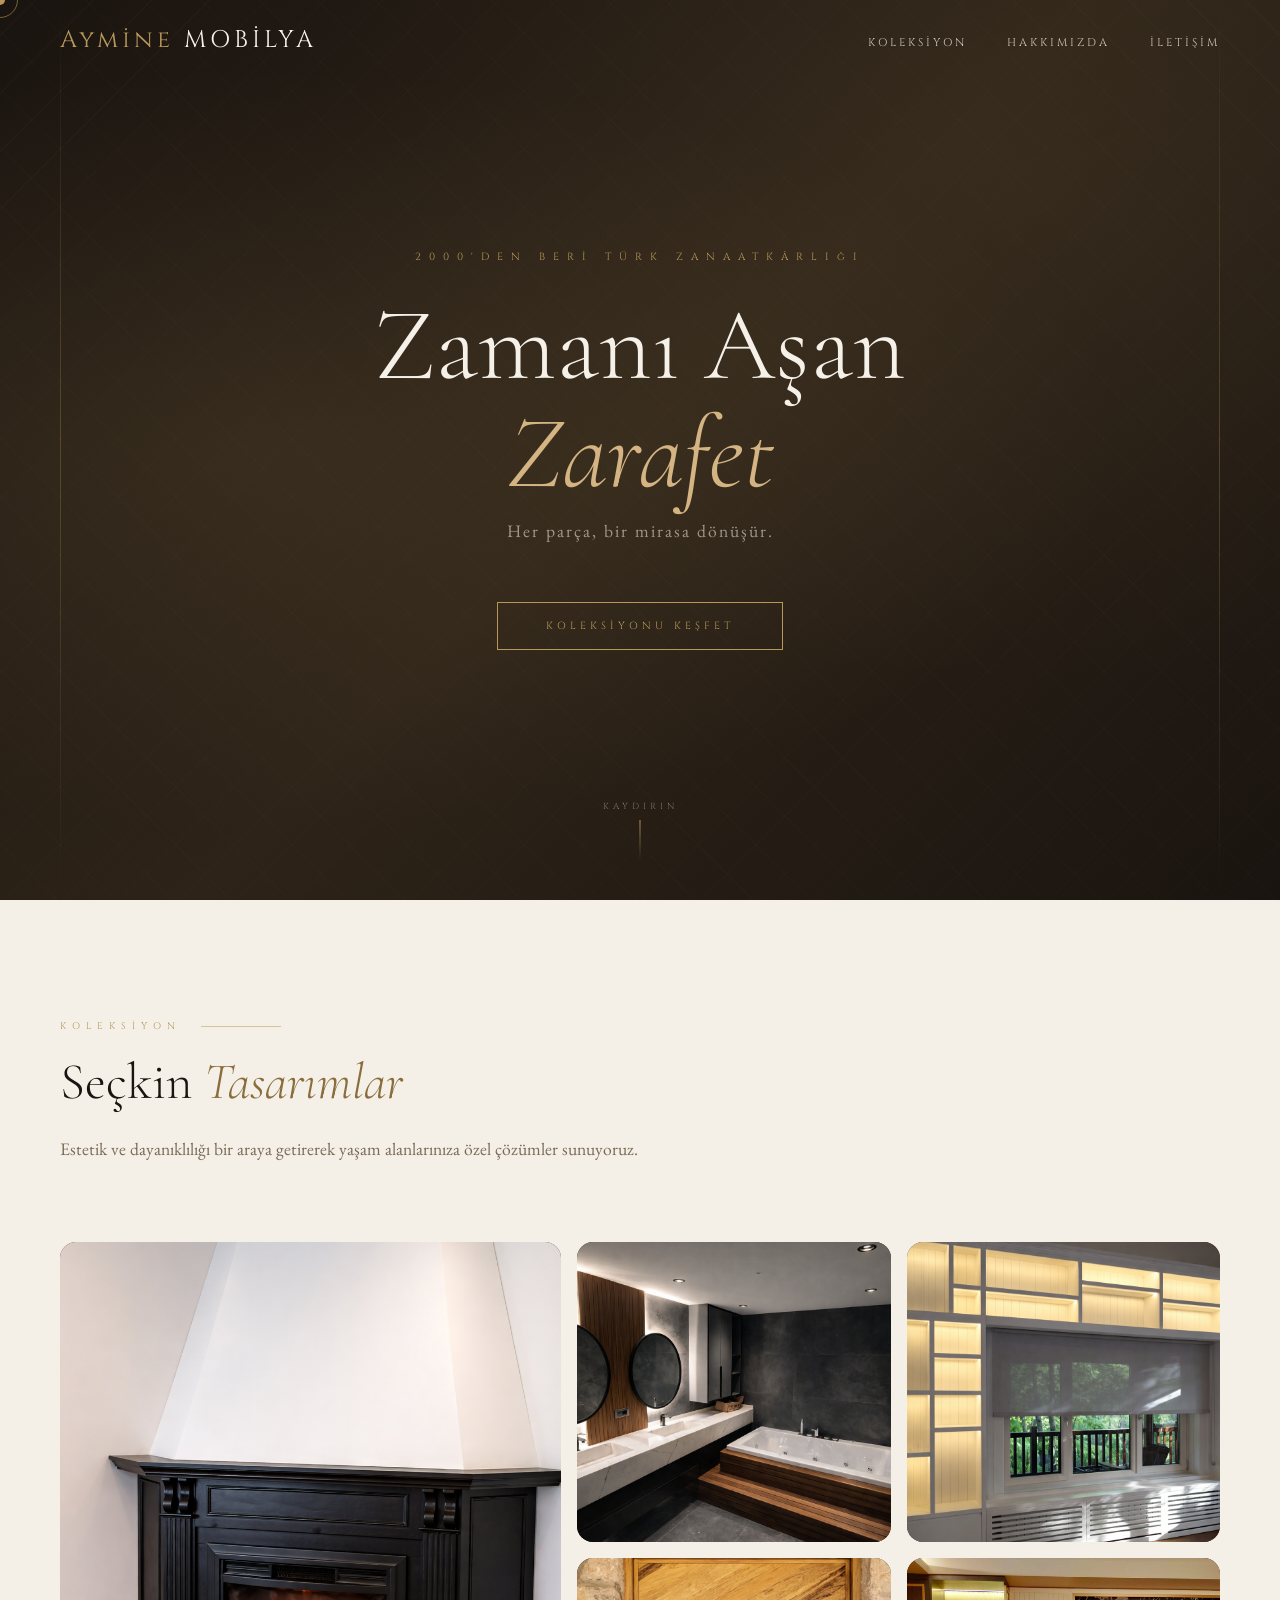
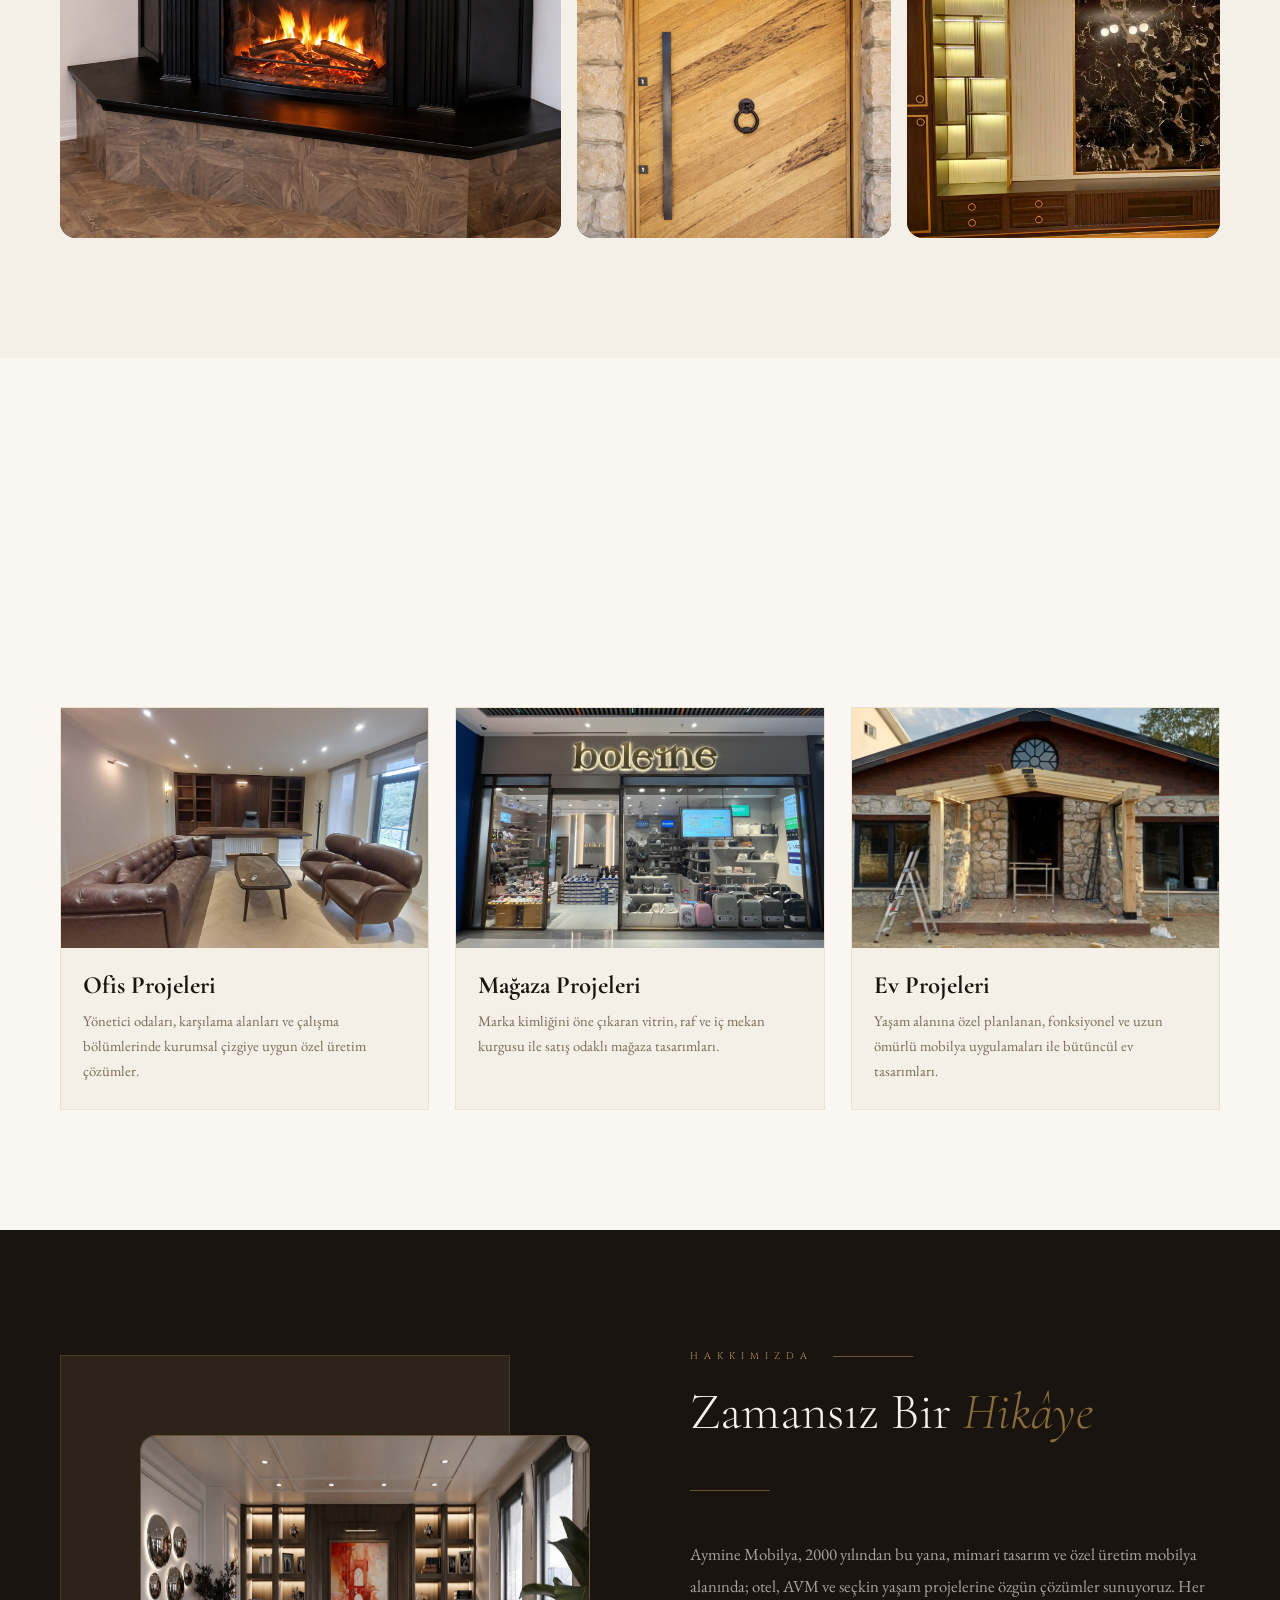
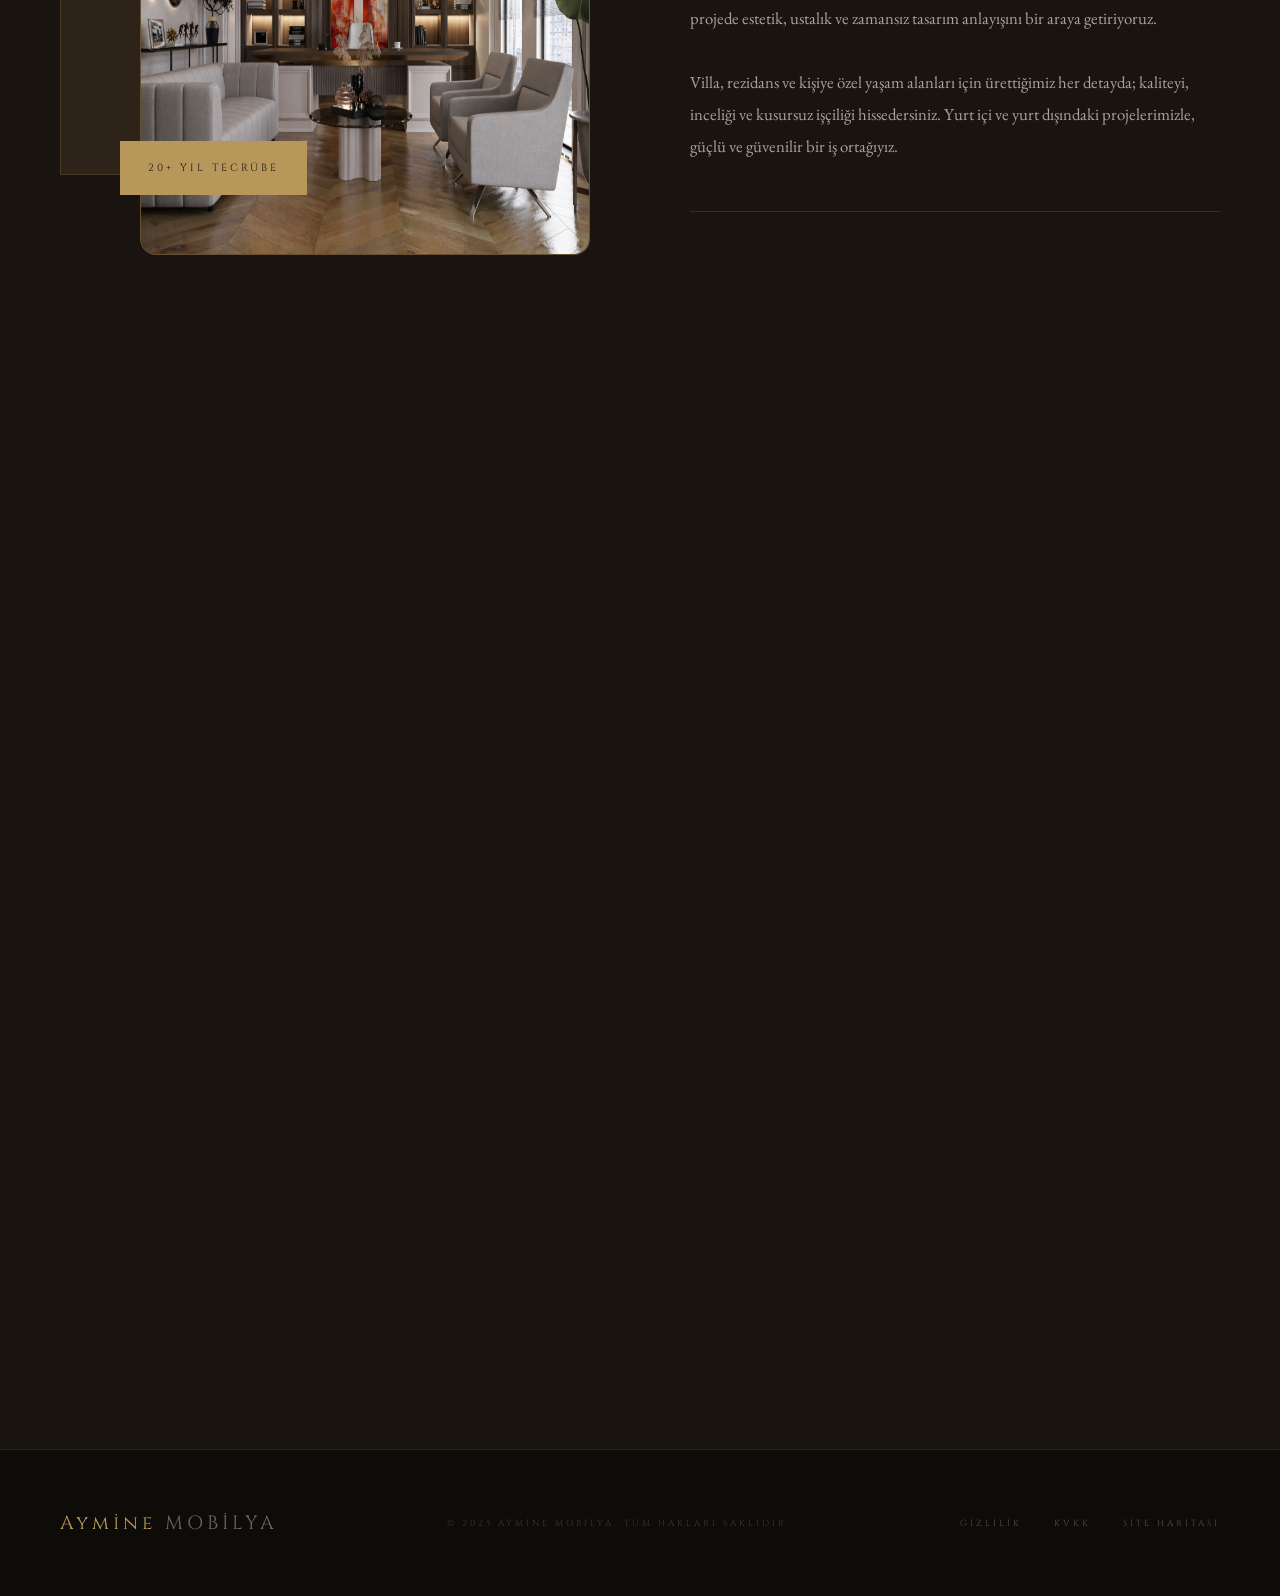
<file: mobilya site/mobilya site/index.html>
<!DOCTYPE html>
<html lang="tr">
<head>
  <meta charset="UTF-8" />
  <meta name="viewport" content="width=device-width, initial-scale=1.0"/>
  <title>Aymine Mobilya — Zamansız Zarafet</title>
  <link href="https://fonts.googleapis.com/css2?family=Cormorant+Garamond:ital,wght@0,300;0,400;0,600;1,300;1,400&family=Cinzel:wght@400;600&family=EB+Garamond:ital,wght@0,400;1,400&display=swap" rel="stylesheet"/>
  <link rel="stylesheet" href="style.css">
  <style>
    *, *::before, *::after { margin: 0; padding: 0; box-sizing: border-box; }

    :root {
      --gold: #b8975a; --gold-light: #d4b483; --gold-dark: #8a6d3b;
      --cream: lab(94.97% 0.31 4.44); --warm-white: #faf7f2;
      --dark: #1a1410; --dark-mid: #2d2318;
      --text: #3a2e22; --text-light: #7a6a55;
    }
    body.light-theme {
      --dark: #ede6d8; --dark-mid: #ddd4c2;
      --warm-white: #faf7f2; --text: #1a1410; --text-light: #5a4a35;
    }
    html { scroll-behavior: smooth; }
    body { font-family: 'EB Garamond', serif; background: var(--warm-white); color: var(--text); overflow-x: hidden; cursor: none; }

    .cursor { position: fixed; width: 10px; height: 10px; background: var(--gold); border-radius: 50%; pointer-events: none; z-index: 9999; transform: translate(-50%,-50%); transition: transform 0.1s; }
    .cursor-ring { position: fixed; width: 36px; height: 36px; border: 1px solid var(--gold); border-radius: 50%; pointer-events: none; z-index: 9998; transform: translate(-50%,-50%); transition: all 0.15s; opacity: 0.6; }
    ::-webkit-scrollbar { width: 4px; }
    ::-webkit-scrollbar-track { background: var(--cream); }
    ::-webkit-scrollbar-thumb { background: var(--gold); }

    /* FLOATING BUTTONS */
    .float-btns { position: fixed; bottom: 28px; right: 28px; z-index: 200; display: flex; flex-direction: column; gap: 12px; align-items: center; }
    .whatsapp-btn { background: #25D366; width: 56px; height: 56px; border-radius: 50%; display: flex; align-items: center; justify-content: center; text-decoration: none; font-size: 1.6rem; box-shadow: 0 4px 20px rgba(37,211,102,0.4); transition: transform 0.3s, box-shadow 0.3s; animation: waPulse 2.5s infinite; }
    .whatsapp-btn:hover { transform: scale(1.1); box-shadow: 0 6px 32px rgba(37,211,102,0.6); animation: none; }
    @keyframes waPulse { 0%,100%{box-shadow:0 4px 20px rgba(37,211,102,0.4)} 50%{box-shadow:0 4px 32px rgba(37,211,102,0.7)} }
    .theme-toggle { background: var(--gold); width: 48px; height: 48px; border-radius: 50%; border: none; display: flex; align-items: center; justify-content: center; font-size: 1.2rem; cursor: pointer; box-shadow: 0 4px 20px rgba(184,151,90,0.4); transition: transform 0.3s; }
    .theme-toggle:hover { transform: scale(1.1); }

    /* NAV */
    nav { position: fixed; top: 0; left: 0; right: 0; z-index: 100; display: flex; align-items: center; justify-content: space-between; padding: 24px 60px; transition: background 0.4s, padding 0.4s; }
    nav.scrolled { background: rgba(26,20,16,0.96); padding: 16px 60px; backdrop-filter: blur(10px); }
    .nav-logo { font-family: 'Cinzel', serif; font-size: 1.5rem; letter-spacing: 4px; color: var(--gold); text-decoration: none; }
    .nav-logo span { color: #f5f0e8; }
    .nav-links { display: flex; gap: 40px; list-style: none; }
    .nav-links a { font-family: 'Cinzel', serif; font-size: 0.7rem; letter-spacing: 3px; color: #f5f0e8; text-decoration: none; opacity: 0.8; transition: opacity 0.3s, color 0.3s; }
    .nav-links a:hover { opacity: 1; color: var(--gold); }

    /* HERO */
    .hero { position: relative; height: 100vh; display: flex; align-items: center; justify-content: center; overflow: hidden; background: #1a1410; }
    .hero-bg { position: absolute; inset: 0; background: radial-gradient(ellipse at 20% 50%, rgba(184,151,90,0.12) 0%, transparent 60%), radial-gradient(ellipse at 80% 20%, rgba(184,151,90,0.08) 0%, transparent 50%), linear-gradient(135deg, #1a1410 0%, #2d2318 50%, #1a1410 100%); }
    .hero-pattern { position: absolute; inset: 0; background-image: repeating-linear-gradient(45deg, transparent, transparent 40px, rgba(184,151,90,0.03) 40px, rgba(184,151,90,0.03) 41px), repeating-linear-gradient(-45deg, transparent, transparent 40px, rgba(184,151,90,0.03) 40px, rgba(184,151,90,0.03) 41px); }
    .hero-line-left { position: absolute; left: 60px; top: 0; bottom: 0; width: 1px; background: linear-gradient(to bottom, transparent, var(--gold), transparent); opacity: 0.3; }
    .hero-line-right { position: absolute; right: 60px; top: 0; bottom: 0; width: 1px; background: linear-gradient(to bottom, transparent, var(--gold), transparent); opacity: 0.3; }
    .hero-content { position: relative; z-index: 2; text-align: center; }
    @keyframes heroFadeIn { from{opacity:0;transform:translateY(30px)} to{opacity:1;transform:translateY(0)} }
    .hero-eyebrow { font-family: 'Cinzel', serif; font-size: 0.65rem; letter-spacing: 8px; color: var(--gold); margin-bottom: 28px; opacity: 0; animation: heroFadeIn 1s ease 0.3s forwards; }
    .hero-title { font-family: 'Cormorant Garamond', serif; font-size: clamp(3.5rem,8vw,7rem); font-weight: 300; line-height: 1.05; color: #f5f0e8; margin-bottom: 12px; opacity: 0; animation: heroFadeIn 1s ease 0.6s forwards; }
    .hero-title em { font-style: italic; color: var(--gold-light); }
    .hero-subtitle { font-size: 1.1rem; color: rgba(245,240,232,0.55); letter-spacing: 2px; margin-bottom: 60px; opacity: 0; animation: heroFadeIn 1s ease 0.9s forwards; }
    .hero-cta { display: inline-block; font-family: 'Cinzel', serif; font-size: 0.65rem; letter-spacing: 4px; color: var(--gold); text-decoration: none; border: 1px solid var(--gold); padding: 16px 48px; transition: all 0.4s; opacity: 0; animation: heroFadeIn 1s ease 1.2s forwards; }
    .hero-cta:hover { background: var(--gold); color: #1a1410; }
    .hero-scroll { position: absolute; bottom: 40px; left: 50%; transform: translateX(-50%); display: flex; flex-direction: column; align-items: center; gap: 8px; color: rgba(245,240,232,0.4); font-family: 'Cinzel', serif; font-size: 0.55rem; letter-spacing: 4px; animation: bounce 2s infinite; }
    @keyframes bounce { 0%,100%{transform:translateX(-50%) translateY(0)} 50%{transform:translateX(-50%) translateY(8px)} }
    .hero-scroll::after { content:''; width:1px; height:40px; background: linear-gradient(to bottom, var(--gold), transparent); }

    /* COMMON */
    section { padding: 120px 60px; }
    .section-eyebrow { font-family: 'Cinzel', serif; font-size: 0.6rem; letter-spacing: 6px; color: var(--gold); display: flex; align-items: center; gap: 20px; margin-bottom: 20px; }
    .section-eyebrow::after { content:''; flex:1; max-width:80px; height:1px; background:var(--gold); opacity:0.5; }
    .section-title { font-family: 'Cormorant Garamond', serif; font-size: clamp(2.2rem,4vw,3.5rem); font-weight: 300; line-height: 1.15; color: var(--dark); margin-bottom: 24px; }
    .section-title em { font-style: italic; color: var(--gold-dark); }
    .gold-divider { width: 80px; height: 1px; background: var(--gold); margin: 48px 0; opacity: 0.5; }
    .fade-up { opacity: 0; transform: translateY(40px); transition: opacity 0.8s ease, transform 0.8s ease; }
    .fade-up.visible { opacity: 1; transform: translateY(0); }

    /* GALLERY */
    .gallery-section { background: var(--cream); padding: 120px 60px; }
    .gallery-header { max-width: 600px; margin-bottom: 80px; }
    .gallery-grid { display: grid; grid-template-columns: 1.6fr 1fr 1fr; grid-template-rows: 300px 280px; gap: 16px; }
    .gallery-item { position: relative; overflow: hidden; }
    .gallery-item:first-child { grid-row: 1/3; }
    .gallery-item-inner { width:100%; height:100%; display:flex; align-items:center; justify-content:center; transition:transform 0.6s; }
    .gallery-item:hover .gallery-item-inner { transform: scale(1.05); }
    .gallery-overlay { position:absolute; inset:0; background:linear-gradient(to top, rgba(26,20,16,0.85) 0%, transparent 60%); opacity:0; transition:opacity 0.4s; display:flex; align-items:flex-end; padding:28px; }
    .gallery-item:hover .gallery-overlay { opacity: 1; }
    .gallery-overlay-text { font-family:'Cormorant Garamond',serif; font-size:1.2rem; font-style:italic; color:#f5f0e8; }
    .f1{background:linear-gradient(135deg,#3d2e1e,#2a1f12)} .f2{background:linear-gradient(135deg,#2a1f12,#4a3520)} .f3{background:linear-gradient(135deg,#4a3520,#3d2e1e)} .f4{background:linear-gradient(135deg,#2d2318,#3d2e1e)} .f5{background:linear-gradient(135deg,#3d2e1e,#2a1f12)}
    .fi { font-size:5rem; filter:drop-shadow(0 8px 24px rgba(0,0,0,0.5)); }

    /* ABOUT */
    .about-section { background: var(--dark); display:grid; grid-template-columns:1fr 1fr; gap:100px; align-items:center; }
    .about-visual { position:relative; height:500px; }
    .about-card { position:absolute; background:var(--dark-mid); border:1px solid rgba(184,151,90,0.2); display:flex; align-items:center; justify-content:center; }
    .about-card-1 { inset:0 80px 80px 0; }
    .about-card-2 { inset:80px 0 0 80px; border-color:rgba(184,151,90,0.4); }
    .about-badge { position:absolute; bottom:60px; left:60px; background:var(--gold); color:#1a1410; padding:20px 28px; font-family:'Cinzel',serif; font-size:0.65rem; letter-spacing:3px; z-index:10; }
    .about-text { font-size:1.05rem; line-height:1.9; color:rgba(245,240,232,0.65); margin-bottom:32px; }
    .about-stats { display:flex; gap:48px; margin-top:48px; padding-top:48px; border-top:1px solid rgba(184,151,90,0.2); }
    .stat-num { font-family:'Cormorant Garamond',serif; font-size:3rem; font-weight:300; color:var(--gold); line-height:1; }
    .stat-label { font-family:'Cinzel',serif; font-size:0.6rem; letter-spacing:3px; color:rgba(245,240,232,0.4); margin-top:6px; }

    /* PROJECTS */
    .projects-section { background: var(--warm-white); }
    .projects-header { max-width: 700px; margin-bottom: 56px; }
    .projects-grid { display:grid; grid-template-columns:repeat(3,1fr); gap:26px; }
    .project-card { background:var(--cream); border:1px solid rgba(184,151,90,0.16); transition:transform 0.35s, box-shadow 0.35s; overflow:hidden; }
    .project-card:hover { transform:translateY(-8px); box-shadow:0 22px 48px rgba(26,20,16,0.14); }
    .project-image-wrap { height:240px; overflow:hidden; }
    .project-image-wrap img { width:100%; height:100%; object-fit:cover; display:block; transition:transform 0.45s ease; }
    .project-card:hover .project-image-wrap img { transform:scale(1.05); }
    .project-info { padding:22px 22px 26px; }
    .project-name { font-family:'Cormorant Garamond',serif; font-size:1.55rem; color:var(--dark); margin-bottom:8px; }
    .project-desc { font-size:0.92rem; color:var(--text-light); line-height:1.7; }

    /* CONTACT */
    .contact-section { background:var(--dark); display:grid; grid-template-columns:1fr 1fr; gap:100px; align-items:start; }
    .contact-text { font-size:1rem; line-height:1.9; color:rgba(245,240,232,0.55); margin-bottom:48px; }
    .contact-detail { display:flex; align-items:flex-start; gap:20px; margin-bottom:28px; }
    .contact-detail-icon { width:40px; height:40px; border:1px solid rgba(184,151,90,0.3); display:flex; align-items:center; justify-content:center; font-size:1rem; flex-shrink:0; }
    .contact-detail-text { font-family:'Cinzel',serif; font-size:0.65rem; letter-spacing:2px; color:rgba(245,240,232,0.5); line-height:1.8; }
    .contact-detail-title { color:var(--gold); margin-bottom:4px; font-size:0.6rem; letter-spacing:3px; }
    .map-wrapper { margin-top:40px; border:1px solid rgba(184,151,90,0.25); overflow:hidden; }
    .map-wrapper iframe { width:100%; height:240px; display:block; border:none; filter:grayscale(20%) sepia(10%); }
    .map-label { background:rgba(26,20,16,0.95); padding:12px 18px; display:flex; align-items:center; gap:12px; }
    .map-dot { width:8px; height:8px; background:var(--gold); border-radius:50%; flex-shrink:0; }
    .map-label-text { font-family:'Cinzel',serif; font-size:0.55rem; letter-spacing:2px; color:rgba(245,240,232,0.45); }
    .contact-form { padding-top:20px; }
    .form-group { margin-bottom:24px; }
    .form-label { display:block; font-family:'Cinzel',serif; font-size:0.58rem; letter-spacing:3px; color:var(--gold); margin-bottom:10px; }
    .form-input,.form-textarea,.form-select { width:100%; background:rgba(245,240,232,0.05); border:1px solid rgba(184,151,90,0.2); color:#f5f0e8; padding:14px 18px; font-family:'EB Garamond',serif; font-size:1rem; outline:none; transition:border-color 0.3s; resize:none; }
    .form-input:focus,.form-textarea:focus,.form-select:focus { border-color:var(--gold); }
    .form-input::placeholder,.form-textarea::placeholder { color:rgba(245,240,232,0.2); }
    .form-textarea { height:130px; }
    .form-select option { background:#1a1410; }
    .form-btn { font-family:'Cinzel',serif; font-size:0.65rem; letter-spacing:4px; color:#1a1410; background:var(--gold); border:none; padding:18px 56px; cursor:pointer; transition:background 0.3s, transform 0.2s; width:100%; margin-top:8px; }
    .form-btn:hover { background:var(--gold-light); transform:translateY(-2px); }

    /* FOOTER */
    footer { background:#0e0c09; padding:60px; display:flex; justify-content:space-between; align-items:center; border-top:1px solid rgba(184,151,90,0.15); }
    .footer-logo { font-family:'Cinzel',serif; font-size:1.2rem; letter-spacing:4px; color:var(--gold); }
    .footer-logo span { color:rgba(245,240,232,0.4); }
    .footer-copy { font-family:'Cinzel',serif; font-size:0.55rem; letter-spacing:3px; color:rgba(245,240,232,0.2); }
    .footer-links { display:flex; gap:32px; }
    .footer-links a { font-family:'Cinzel',serif; font-size:0.55rem; letter-spacing:3px; color:rgba(245,240,232,0.3); text-decoration:none; transition:color 0.3s; }
    .footer-links a:hover { color:var(--gold); }

    @media(max-width:900px){
      nav{padding:20px 24px;} .nav-links{display:none;}
      section{padding:80px 24px;} .gallery-section,.products-section,.price-section{padding:80px 24px;}
      .gallery-grid{grid-template-columns:1fr 1fr;grid-template-rows:auto;} .gallery-item:first-child{grid-row:auto;}
      .about-section,.contact-section{grid-template-columns:1fr;gap:60px;padding:80px 24px;} .about-visual{height:300px;}
      .projects-grid{grid-template-columns:1fr;}
      footer{flex-direction:column;gap:24px;padding:40px 24px;text-align:center;}
      .price-table th:nth-child(2),.price-table td:nth-child(2){display:none;}
    }
  </style>
</head>
<body>

<div class="cursor" id="cursor"></div>
<div class="cursor-ring" id="cursorRing"></div>



<!-- NAV -->
<nav id="navbar">
  <a href="#anasayfa" class="nav-logo">Aymine <span>MOBİLYA</span></a>
  <ul class="nav-links">
    <li><a href="#galeri">KOLEKSİYON</a></li>
    <li><a href="#hakkimizda">HAKKIMIZDA</a></li>
    <li><a href="#iletisim">İLETİŞİM</a></li>
  </ul>
</nav>

<!-- HERO -->
<section class="hero" id="anasayfa">
  <div class="hero-bg"></div>
  <div class="hero-pattern"></div>
  <div class="hero-line-left"></div>
  <div class="hero-line-right"></div>
  <div class="hero-content">
    <p class="hero-eyebrow">2000'DEN BERİ TÜRK ZANAATKÂRLIğI</p>
    <h1 class="hero-title">Zamanı Aşan<br><em>Zarafet</em></h1>
    <p class="hero-subtitle">Her parça, bir mirasa dönüşür.</p>
    <a href="#galeri" class="hero-cta">KOLEKSİYONU KEŞFET</a>
  </div>
  <div class="hero-scroll">KAYDIRIN</div>
</section>

<!-- GALLERY -->
<section class="gallery-section" id="galeri">
  <div class="gallery-header fade-up">
    <p class="section-eyebrow">KOLEKSİYON</p>
    <h2 class="section-title">Seçkin <em>Tasarımlar</em></h2>
    <p style="font-size:1.1rem;color:var(--text-light);line-height:1.5;">Estetik ve dayanıklılığı bir araya getirerek yaşam alanlarınıza özel çözümler sunuyoruz.</p>
  </div>
 <div class="gallery-grid fade-up">

 <a href="somine.html" class="gallery-item f1">
  <img src="image/somine.png" alt="Şömine">
  <div class="gallery-overlay">
    <span class="gallery-overlay-text">Şömine</span>
  </div>
</a>

  <a href="banyo.html" class="gallery-item f2">
    <img src="image/banyo.png" alt="Banyo">
    <div class="gallery-overlay">
      <span class="gallery-overlay-text">Banyo</span>
    </div>
  </a>

  <a href="kitaplik.html" class="gallery-item f3">
    <img src="image/kitaplık.png" alt="Kitaplık">
    <div class="gallery-overlay">
      <span class="gallery-overlay-text">Kitaplık</span>
    </div>
  </a>

  <a href="kapilar.html" class="gallery-item f4">
    <img src="image/giris-kapisi.png" alt="Kapılar">
    <div class="gallery-overlay">
      <span class="gallery-overlay-text">Kapılar</span>
    </div>
  </a>

  <a href="tv-unitesi.html" class="gallery-item f5">
    <img src="image/tvunite.jpeg" alt="TV Ünitesi">
    <div class="gallery-overlay">
      <span class="gallery-overlay-text">TV Ünitesi</span>
    </div>
  </a>

</div>
</section>

<!-- PROJECTS -->
<section class="projects-section" id="projeler">
  <div class="projects-header fade-up">
    <p class="section-eyebrow">PROJELER</p>
    <h2 class="section-title">Büyük Ölçekli <em>Uygulamalarımız</em></h2>
    <p style="font-size:1.05rem;color:var(--text-light);line-height:1.7;">
      Ofis, mağaza ve ev projelerinde uçtan uca tasarım ve üretim çözümleri sunuyoruz.
      Her projede mekanın kimliğine özel, estetik ve dayanıklı uygulamalar geliştiriyoruz.
    </p>
  </div>

  <div class="projects-grid fade-up">
    <article class="project-card">
      <div class="project-image-wrap">
        <img src="image/proje-ofis.jpeg" alt="Ofis Projesi">
      </div>
      <div class="project-info">
        <h3 class="project-name">Ofis Projeleri</h3>
        <p class="project-desc">Yönetici odaları, karşılama alanları ve çalışma bölümlerinde kurumsal çizgiye uygun özel üretim çözümler.</p>
      </div>
    </article>

    <article class="project-card">
      <div class="project-image-wrap">
        <img src="image/proje-magaza.jpeg" alt="Mağaza Projesi">
      </div>
      <div class="project-info">
        <h3 class="project-name">Mağaza Projeleri</h3>
        <p class="project-desc">Marka kimliğini öne çıkaran vitrin, raf ve iç mekan kurgusu ile satış odaklı mağaza tasarımları.</p>
      </div>
    </article>

    <article class="project-card">
      <div class="project-image-wrap">
        <img src="image/proje-ev.jpeg" alt="Ev Projesi">
      </div>
      <div class="project-info">
        <h3 class="project-name">Ev Projeleri</h3>
        <p class="project-desc">Yaşam alanına özel planlanan, fonksiyonel ve uzun ömürlü mobilya uygulamaları ile bütüncül ev tasarımları.</p>
      </div>
    </article>
  </div>
</section>

<!-- ABOUT -->
<section class="about-section" id="hakkimizda">
  <div class="about-visual fade-up">
    <div class="about-card about-card-1">
      <span style="font-size:5rem;">🌿</span>
    </div>

    <div class="about-card about-card-2">
      <img src="image/hakkımızda.png" class="card-img" alt="Aymine Mobilya hakkında görsel">
    </div>

    <div class="about-badge">20+ YIL TECRÜBE</div>
  </div>
  <div class="about-content fade-up">
    <p class="section-eyebrow">HAKKIMIZDA</p>
    <h2 class="section-title" style="color:#f5f0e8;">Zamansız Bir <em>Hikâye</em></h2>
    <div class="gold-divider"></div>
    <p class="about-text">Aymine Mobilya, 2000 yılından bu yana, mimari tasarım ve özel üretim mobilya alanında; otel, AVM ve seçkin yaşam projelerine özgün çözümler sunuyoruz. Her projede estetik, ustalık ve zamansız tasarım anlayışını bir araya getiriyoruz.</p>
    <p class="about-text">Villa, rezidans ve kişiye özel yaşam alanları için ürettiğimiz her detayda; kaliteyi, inceliği ve kusursuz işçiliği hissedersiniz. Yurt içi ve yurt dışındaki projelerimizle, güçlü ve güvenilir bir iş ortağıyız.</p>
    <div class="about-stats">
    </div>
  </div>
</section>


<!-- CONTACT -->
<section class="contact-section" id="iletisim">
  <div class="contact-info fade-up">
    <p class="section-eyebrow">İLETİŞİM</p>
    <h2 class="section-title" style="color:#f5f0e8;">Hayalinizi <em>Birlikte</em> Kuralım</h2>
    <div class="gold-divider"></div>
    <p class="contact-text">Size özel bir mobilya tasarımı için ya da mevcut koleksiyonumuz hakkında bilgi almak için bizimle iletişime geçin. Uzmanlarımız en kısa sürede size ulaşacaktır.</p>
    <div class="contact-detail">
      <div class="contact-detail-icon">📍</div>
      <div class="contact-detail-text"><div class="contact-detail-title">ADRES</div> Gülbahçe, Rüzgarlı Sk. no:6<br>Bursa, Türkiye</div>
    </div>
    <div class="contact-detail">
      <div class="contact-detail-icon">📞</div>
      <div class="contact-detail-text"><div class="contact-detail-title">TELEFON</div>+90 532 696 19 69<br>Hafta içi 09:00 — 18:00</div>
    </div>
    <div class="contact-detail">
      <div class="contact-detail-icon">✉️</div>
      <div class="contact-detail-text"><div class="contact-detail-title">E-POSTA</div>acikgozhalil1986@gmail.com</div>
    </div>
    <!-- GOOGLE MAPS -->
    <div class="map-wrapper">
      <iframe src="https://www.google.com/maps/embed?pb=!1m18!1m12!1m3!1d3047.2542729837755!2d29.075841276419553!3d40.20340646859466!2m3!1f0!2f0!3f0!3m2!1i1024!2i768!4f13.1!3m3!1m2!1s0x14ca3e42f0db31bd%3A0x8b1077e151bb01a0!2zR8O8bGJhaMOnZSwgUsO8emdhcmzEsSBTay4gTm86NiwgMTYyNDAgT3NtYW5nYXppzIcvQnVyc2E!5e0!3m2!1str!2str!4v1775164829250!5m2!1str!2str" width="600" height="450" style="border:0;" allowfullscreen="" loading="lazy" referrerpolicy="no-referrer-when-downgrade"></iframe>
      <div class="map-label">
        <div class="map-dot"></div>
        <span class="map-label-text">Gülbahçe, Rüzgarlı Sk. no:6, Osmangazi̇/Bursa</span>
      </div>
    </div>
  </div>
 <form action="https://formspree.io/f/mbdpzaey" method="POST" aria-label="İletişim formu">
  <input type="hidden" name="_subject" value="🔥 Yeni müşteri talebi geldi!">

<div class="contact-form fade-up">

  <div class="form-group">
    <label class="form-label" for="isim">ADINIZ SOYADINIZ</label>
    <input class="form-input" id="isim" type="text" name="isim" placeholder="Ahmet Yılmaz" required />
  </div>

  <div class="form-group">
    <label class="form-label" for="email">E-POSTA ADRESİNİZ</label>
    <input class="form-input" id="email" type="email" name="email" placeholder="ahmet@email.com" required />
  </div>

  <div class="form-group">
    <label class="form-label" for="telefon">TELEFON NUMARANIZ</label>
    <input class="form-input" id="telefon" type="tel" name="telefon" placeholder="+90 5xx xxx xx xx" />
  </div>

  <div class="form-group">
    <label class="form-label" for="urun">İLGİLENDİĞİNİZ ÜRÜN</label>
    <select class="form-input form-select" id="urun" name="urun">
      <option value="">Seçiniz...</option>
      <option>Özel Sipariş Tasarım</option>
      <option>Diğer</option>
    </select>
  </div>

  <div class="form-group">
    <label class="form-label" for="mesaj">MESAJINIZ</label>
    <textarea class="form-textarea" id="mesaj" name="mesaj" placeholder="Hayalinizdeki mobilya hakkında bize anlatın..." required></textarea>
  </div>

  <button class="form-btn" id="submitBtn" type="submit">MESAJ GÖNDER</button>

</div>

</form>
</section>

<!-- FOOTER -->
<footer>
  <div class="footer-logo">Aymine <span>MOBİLYA</span></div>
  <div class="footer-copy">© 2025 AYMİNE MOBİLYA. TÜM HAKLARI SAKLIDIR.</div>
  <div class="footer-links">
    <a href="#">GİZLİLİK</a>
    <a href="#">KVKK</a>
    <a href="#">SİTE HARİTASI</a>
  </div>
</footer>

<script>
  // Cursor
  const cursor = document.getElementById('cursor'), ring = document.getElementById('cursorRing');
  document.addEventListener('mousemove', e => {
    cursor.style.left = e.clientX+'px'; cursor.style.top = e.clientY+'px';
    setTimeout(() => { ring.style.left = e.clientX+'px'; ring.style.top = e.clientY+'px'; }, 60);
  });
  document.querySelectorAll('a,button,.product-card,.gallery-item').forEach(el => {
    el.addEventListener('mouseenter', () => { cursor.style.transform='translate(-50%,-50%) scale(2)'; ring.style.transform='translate(-50%,-50%) scale(1.5)'; ring.style.opacity='0.3'; });
    el.addEventListener('mouseleave', () => { cursor.style.transform='translate(-50%,-50%) scale(1)'; ring.style.transform='translate(-50%,-50%) scale(1)'; ring.style.opacity='0.6'; });
  });

  // Navbar
  const navbar = document.getElementById('navbar');
  window.addEventListener('scroll', () => navbar.classList.toggle('scrolled', window.scrollY > 60));

  // Fade up
  const obs = new IntersectionObserver(entries => entries.forEach(e => { if(e.isIntersecting) e.target.classList.add('visible'); }), {threshold:0.08});
  document.querySelectorAll('.fade-up').forEach(el => obs.observe(el));

  // Form
  document.getElementById('submitBtn').addEventListener('click', () => {
    const btn = document.getElementById('submitBtn');
    btn.textContent = '✓ MESAJINIZ İLETİLDİ';
    btn.style.background = '#5a8a6b';
    setTimeout(() => { btn.textContent = 'MESAJ GÖNDER'; btn.style.background = ''; }, 3000);
  });

</script>
</body>
</html>
</file>
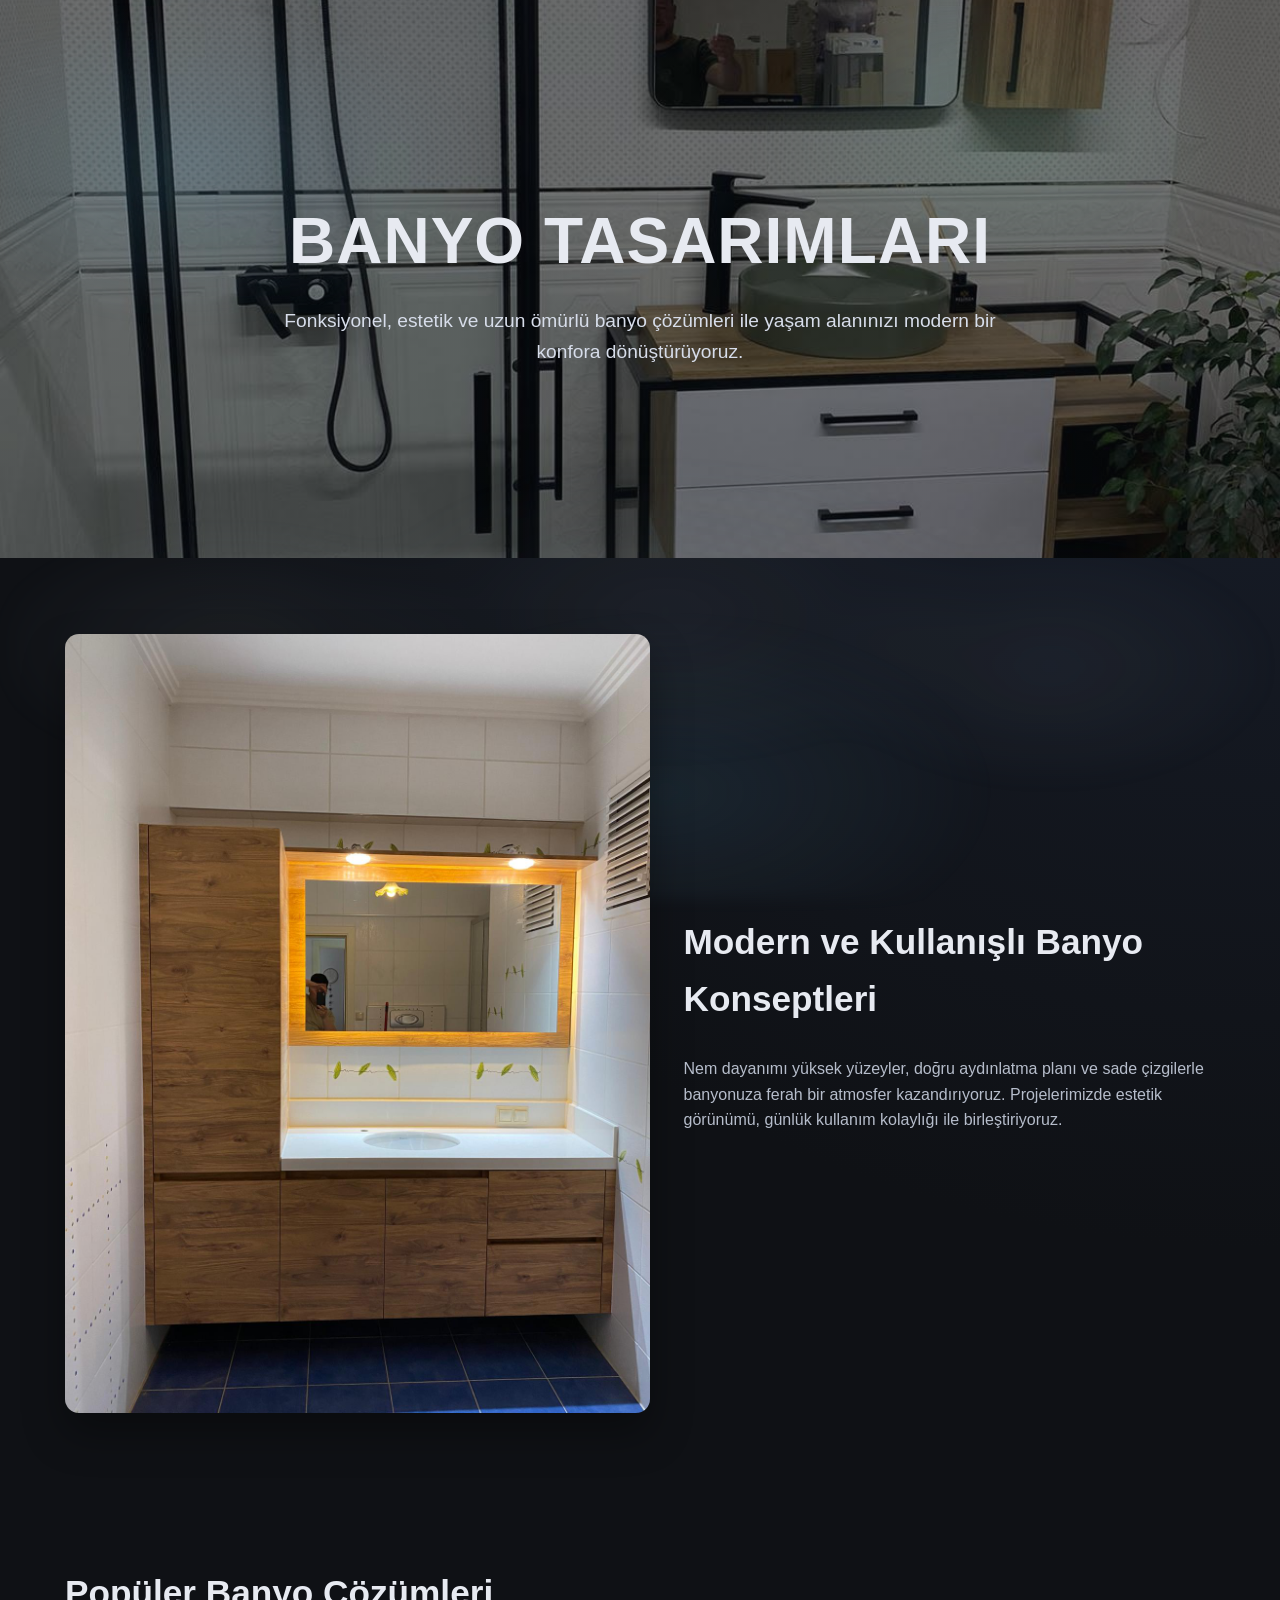
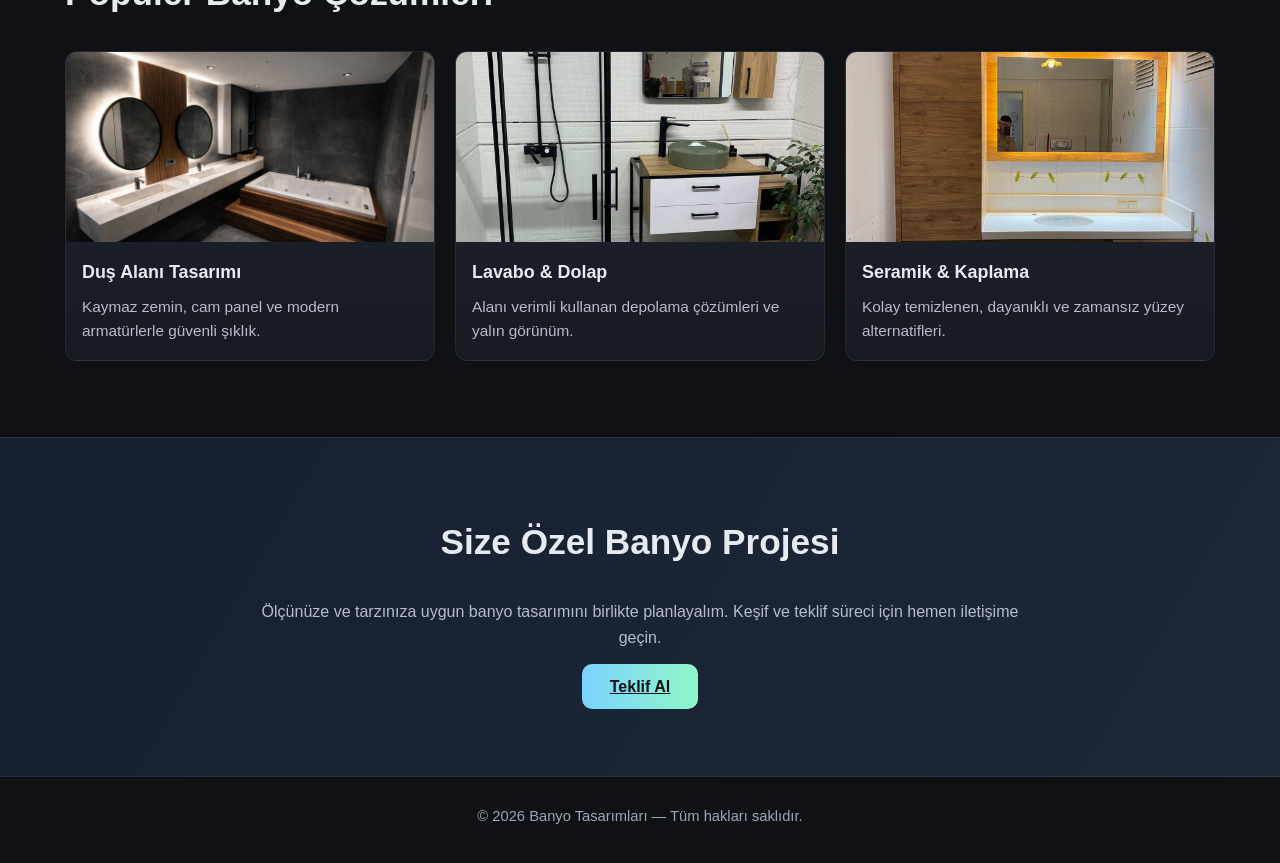
<file: mobilya site/mobilya site/banyo.html>
<!DOCTYPE html>
<html lang="tr">
<head>
    <meta charset="UTF-8" />
    <meta name="viewport" content="width=device-width, initial-scale=1.0" />
    <title>Banyo Tasarımları</title>
    <style>
        :root {
            --bg: #0f1115;
            --card: #171a21;
            --soft: #202532;
            --text: #e7eaf1;
            --muted: #b6bdcb;
            --accent: #7bd3ff;
            --accent-2: #8ef7c8;
        }

        * {
            box-sizing: border-box;
        }

        body {
            margin: 0;
            font-family: Arial, Helvetica, sans-serif;
            background: radial-gradient(circle at top right, #1a2130 0%, var(--bg) 45%);
            color: var(--text);
            line-height: 1.6;
            position: relative;
            overflow-x: hidden;
        }

        /* Water Glow + Steam Background Animation */
        body::before,
        body::after {
            content: "";
            position: fixed;
            inset: 0;
            pointer-events: none;
            z-index: 0;
        }

        body::before {
            background:
                radial-gradient(32% 25% at 15% 18%, rgba(123, 211, 255, 0.13), transparent 72%),
                radial-gradient(28% 24% at 78% 16%, rgba(142, 247, 200, 0.10), transparent 70%),
                radial-gradient(36% 28% at 52% 88%, rgba(123, 211, 255, 0.09), transparent 72%);
            filter: blur(8px) saturate(108%);
            animation: waterDrift 14s ease-in-out infinite alternate;
        }

        body::after {
            background:
                radial-gradient(28% 20% at 18% 72%, rgba(205, 220, 235, 0.09), transparent 74%),
                radial-gradient(34% 24% at 52% 68%, rgba(190, 205, 220, 0.08), transparent 76%),
                radial-gradient(26% 20% at 82% 74%, rgba(175, 195, 210, 0.08), transparent 74%);
            filter: blur(16px);
            opacity: 0.8;
            animation: steamFlow 20s linear infinite;
        }

        .container {
            width: min(1150px, 92%);
            margin: 0 auto;
            position: relative;
            z-index: 1;
        }

        .hero {
            min-height: 62vh;
            display: grid;
            place-items: center;
            background:
                linear-gradient(rgba(8, 10, 14, 0.55), rgba(8, 10, 14, 0.55)),
                url("image/banyo3.jpeg") center/cover no-repeat;
            text-align: center;
            padding: 60px 20px;
        }

        .hero h1 {
            margin: 0;
            font-size: clamp(2rem, 5vw, 4rem);
            letter-spacing: 1px;
        }

        .hero p {
            margin: 14px auto 0;
            max-width: 720px;
            color: #d7ddea;
            font-size: clamp(1rem, 2vw, 1.2rem);
        }

        .section {
            padding: 76px 0;
        }

        .intro {
            display: grid;
            grid-template-columns: 1.1fr 1fr;
            gap: 34px;
            align-items: center;
        }

        .intro img {
            width: 100%;
            border-radius: 14px;
            box-shadow: 0 20px 40px rgba(0, 0, 0, 0.35);
        }

        .intro h2,
        .products h2,
        .cta h2 {
            margin-top: 0;
            font-size: clamp(1.5rem, 3vw, 2.2rem);
        }

        .intro p {
            color: var(--muted);
            margin-bottom: 0;
        }

        .products-grid {
            margin-top: 24px;
            display: grid;
            grid-template-columns: repeat(3, 1fr);
            gap: 20px;
        }

        .card {
            background: linear-gradient(180deg, var(--soft), var(--card));
            border: 1px solid rgba(255, 255, 255, 0.06);
            border-radius: 12px;
            overflow: hidden;
            transition: transform 0.25s ease, box-shadow 0.25s ease;
        }

        .card:hover {
            transform: translateY(-6px);
            box-shadow: 0 16px 30px rgba(0, 0, 0, 0.35);
        }

        .card img {
            width: 100%;
            height: 190px;
            object-fit: cover;
            display: block;
        }

        .card-body {
            padding: 16px;
        }

        .card h3 {
            margin: 0 0 8px;
            font-size: 1.12rem;
        }

        .card p {
            margin: 0;
            color: var(--muted);
            font-size: 0.96rem;
        }

        .cta {
            text-align: center;
            background: linear-gradient(120deg, #162031, #1c2737);
            border-top: 1px solid rgba(255, 255, 255, 0.07);
            border-bottom: 1px solid rgba(255, 255, 255, 0.07);
        }

        .cta p {
            color: var(--muted);
            max-width: 760px;
            margin: 0 auto 24px;
        }

        .cta .btn {
            border: 0;
            background: linear-gradient(90deg, var(--accent), var(--accent-2));
            color: #0d1117;
            padding: 14px 28px;
            border-radius: 10px;
            font-weight: bold;
            cursor: pointer;
            transition: transform 0.2s ease, filter 0.2s ease;
        }

        .cta .btn:hover {
            transform: translateY(-2px);
            filter: brightness(1.05);
        }

        footer {
            text-align: center;
            color: #9ca6ba;
            padding: 28px 14px 34px;
            font-size: 0.92rem;
            position: relative;
            z-index: 1;
        }

        @keyframes waterDrift {
            0% {
                transform: translate3d(0, 0, 0) scale(1);
                opacity: 0.65;
            }
            50% {
                transform: translate3d(-10px, -6px, 0) scale(1.03);
                opacity: 0.9;
            }
            100% {
                transform: translate3d(12px, 4px, 0) scale(1.05);
                opacity: 0.72;
            }
        }

        @keyframes steamFlow {
            0% {
                transform: translate3d(0, 0, 0) scale(1);
                opacity: 0.56;
            }
            50% {
                transform: translate3d(-8px, -18px, 0) scale(1.04);
                opacity: 0.82;
            }
            100% {
                transform: translate3d(10px, -30px, 0) scale(1.08);
                opacity: 0.52;
            }
        }

        @media (max-width: 980px) {
            .intro {
                grid-template-columns: 1fr;
            }

            .products-grid {
                grid-template-columns: 1fr 1fr;
            }
        }

        @media (max-width: 640px) {
            body::before {
                opacity: 0.72;
            }

            body::after {
                opacity: 0.62;
                filter: blur(14px);
            }

            .hero {
                min-height: 52vh;
                padding: 44px 14px;
            }

            .section {
                padding: 56px 0;
            }

            .products-grid {
                grid-template-columns: 1fr;
            }

            .card img {
                height: 210px;
            }
        }
    </style>
</head>
<body>
    <section class="hero">
        <div class="container">
            <h1>BANYO TASARIMLARI</h1>
            <p>
                Fonksiyonel, estetik ve uzun ömürlü banyo çözümleri ile yaşam alanınızı
                modern bir konfora dönüştürüyoruz.
            </p>
        </div>
    </section>

    <section class="section">
        <div class="container intro">
            <img src="image/banyo2.jpeg" alt="Modern banyo tasarımı" />
            <div>
                <h2>Modern ve Kullanışlı Banyo Konseptleri</h2>
                <p>
                    Nem dayanımı yüksek yüzeyler, doğru aydınlatma planı ve sade çizgilerle
                    banyonuza ferah bir atmosfer kazandırıyoruz. Projelerimizde estetik
                    görünümü, günlük kullanım kolaylığı ile birleştiriyoruz.
                </p>
            </div>
        </div>
    </section>

    <section class="section products">
        <div class="container">
            <h2>Popüler Banyo Çözümleri</h2>
            <div class="products-grid">
                <article class="card">
                    <img src="image/banyo.png" alt="Duş alanı tasarımı" />
                    <div class="card-body">
                        <h3>Duş Alanı Tasarımı</h3>
                        <p>Kaymaz zemin, cam panel ve modern armatürlerle güvenli şıklık.</p>
                    </div>
                </article>
                <article class="card">
                    <img src="image/banyo3.jpeg" alt="Lavabo ve dolap çözümleri" />
                    <div class="card-body">
                        <h3>Lavabo & Dolap</h3>
                        <p>Alanı verimli kullanan depolama çözümleri ve yalın görünüm.</p>
                    </div>
                </article>
                <article class="card">
                    <img src="image/banyo2.jpeg" alt="Özel seramik kaplama" />
                    <div class="card-body">
                        <h3>Seramik & Kaplama</h3>
                        <p>Kolay temizlenen, dayanıklı ve zamansız yüzey alternatifleri.</p>
                    </div>
                </article>
            </div>
        </div>
    </section>

    <section class="section cta">
        <div class="container">
            <h2>Size Özel Banyo Projesi</h2>
            <p>
                Ölçünüze ve tarzınıza uygun banyo tasarımını birlikte planlayalım.
                Keşif ve teklif süreci için hemen iletişime geçin.
            </p>
            <a class="btn" href="mobilya-website.html#iletisim">Teklif Al</a>
        </div>
    </section>

    <footer>
        © 2026 Banyo Tasarımları — Tüm hakları saklıdır.
    </footer>
</body>
</html>
</file>
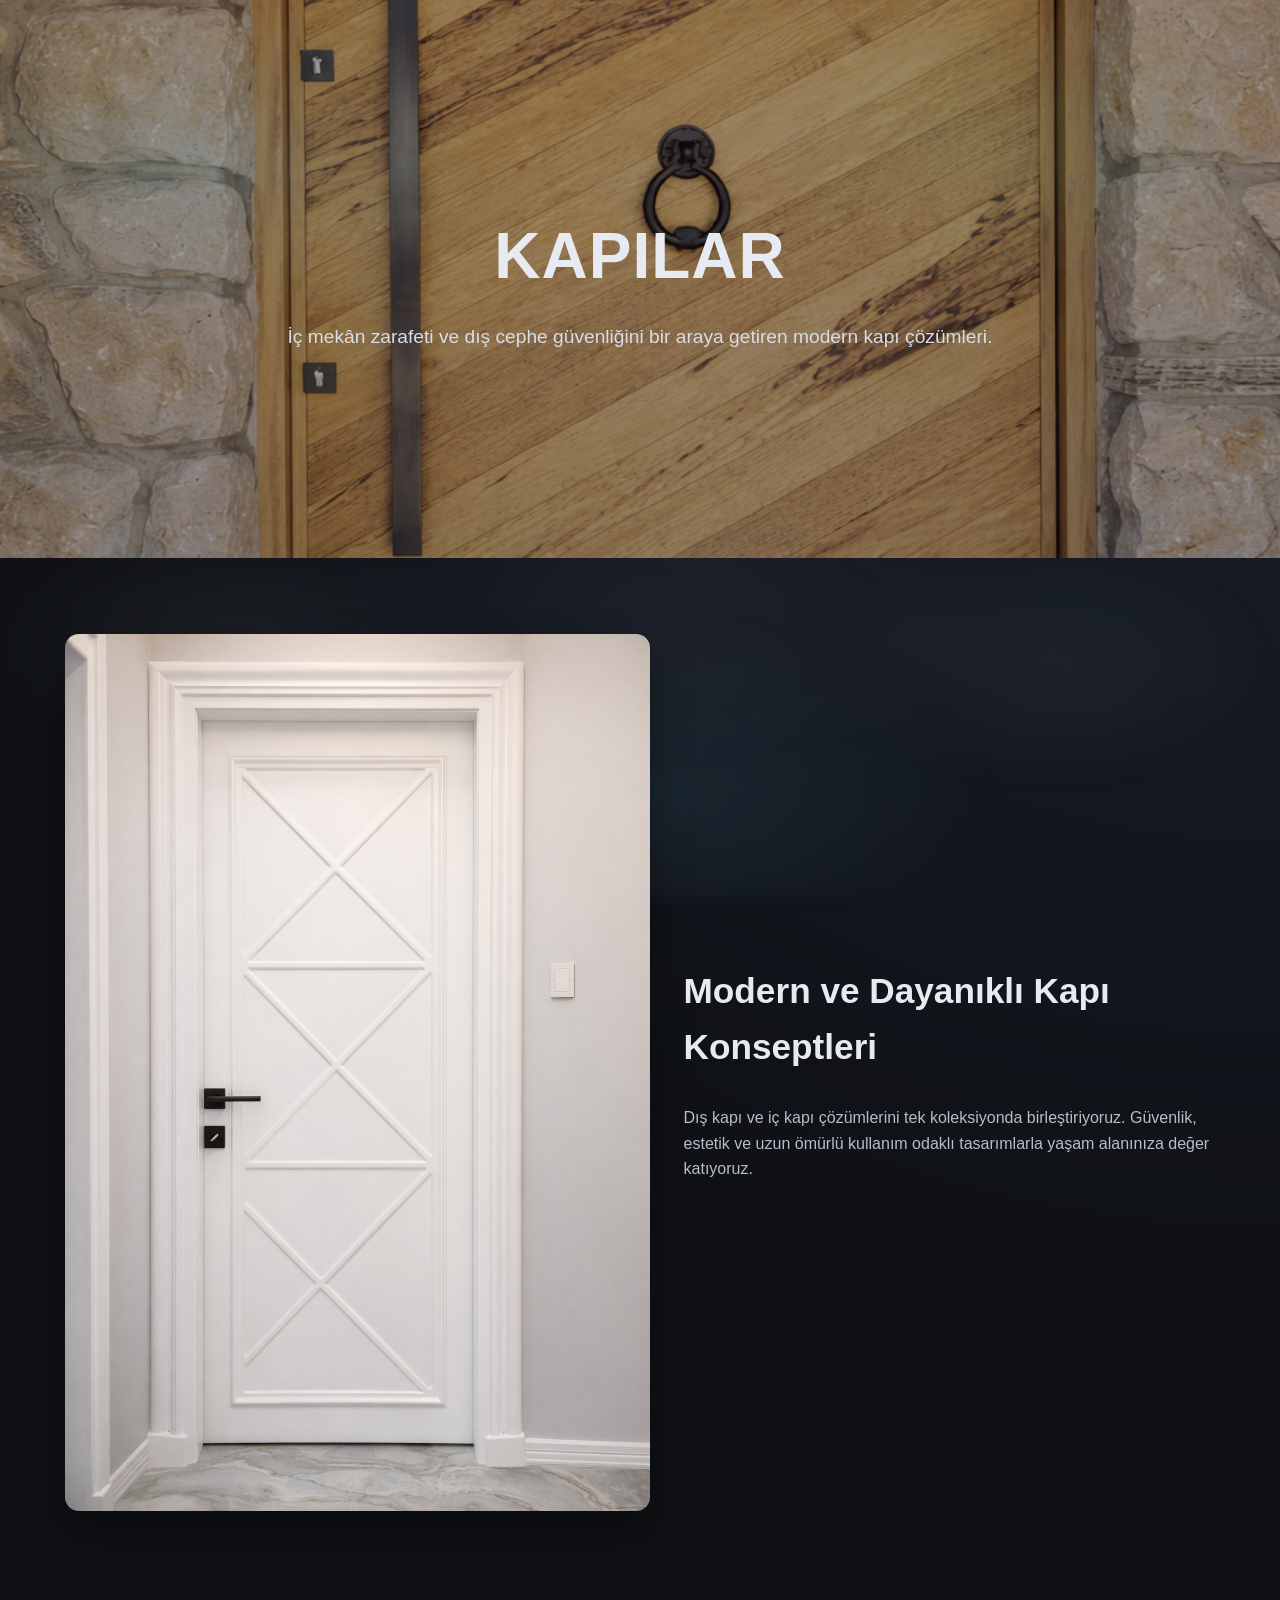
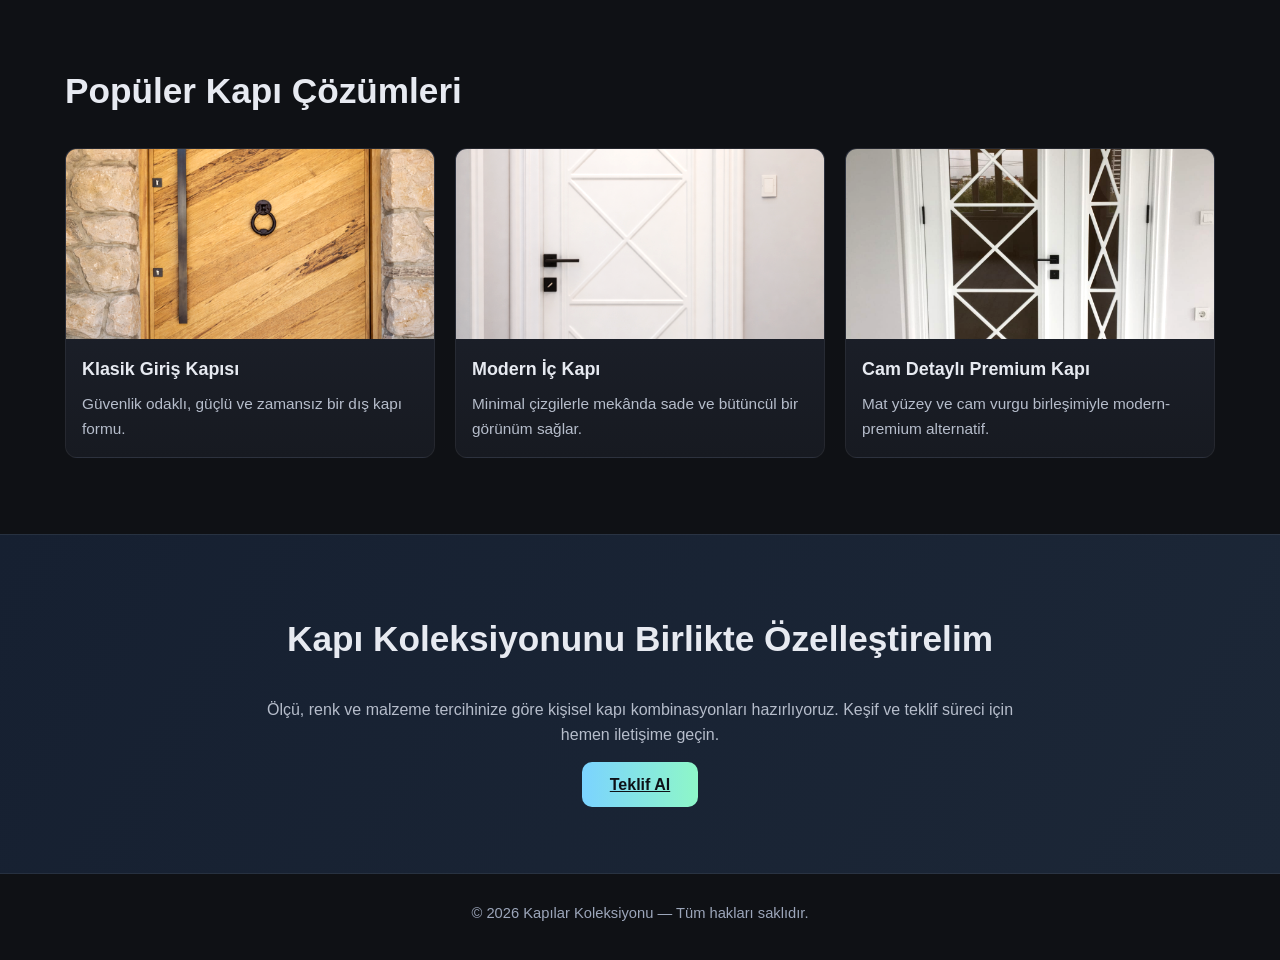
<file: mobilya site/mobilya site/kapilar.html>
<!DOCTYPE html>
<html lang="tr">
<head>
    <meta charset="UTF-8" />
    <meta name="viewport" content="width=device-width, initial-scale=1.0" />
    <title>Kapılar | Aymine Mobilya</title>
    <style>
        :root {
            --bg: #0f1115;
            --card: #171a21;
            --soft: #202532;
            --text: #e7eaf1;
            --muted: #b6bdcb;
            --accent: #7bd3ff;
            --accent-2: #8ef7c8;
        }

        * {
            box-sizing: border-box;
        }

        body {
            margin: 0;
            font-family: Arial, Helvetica, sans-serif;
            background: radial-gradient(circle at top right, #1a2130 0%, var(--bg) 45%);
            color: var(--text);
            line-height: 1.6;
            position: relative;
            overflow-x: hidden;
        }

        /* Water Glow + Steam Background Animation */
        body::before,
        body::after {
            content: "";
            position: fixed;
            inset: 0;
            pointer-events: none;
            z-index: 0;
        }

        body::before {
            background:
                radial-gradient(32% 25% at 15% 18%, rgba(123, 211, 255, 0.13), transparent 72%),
                radial-gradient(28% 24% at 78% 16%, rgba(142, 247, 200, 0.10), transparent 70%),
                radial-gradient(36% 28% at 52% 88%, rgba(123, 211, 255, 0.09), transparent 72%);
            filter: blur(8px) saturate(108%);
            animation: waterDrift 14s ease-in-out infinite alternate;
        }

        body::after {
            background:
                radial-gradient(28% 20% at 18% 72%, rgba(205, 220, 235, 0.09), transparent 74%),
                radial-gradient(34% 24% at 52% 68%, rgba(190, 205, 220, 0.08), transparent 76%),
                radial-gradient(26% 20% at 82% 74%, rgba(175, 195, 210, 0.08), transparent 74%);
            filter: blur(16px);
            opacity: 0.8;
            animation: steamFlow 20s linear infinite;
        }

        .container {
            width: min(1150px, 92%);
            margin: 0 auto;
            position: relative;
            z-index: 1;
        }

        .hero {
            min-height: 62vh;
            display: grid;
            place-items: center;
            background:
                linear-gradient(rgba(8, 10, 14, 0.38), rgba(8, 10, 14, 0.38)),
                url("image/giris-kapisi.png") center/cover no-repeat;
            text-align: center;
            padding: 60px 20px;
        }

        .hero h1 {
            margin: 0;
            font-size: clamp(2rem, 5vw, 4rem);
            letter-spacing: 1px;
        }

        .hero p {
            margin: 14px auto 0;
            max-width: 720px;
            color: #d7ddea;
            font-size: clamp(1rem, 2vw, 1.2rem);
        }

        .section {
            padding: 76px 0;
        }

        .intro {
            display: grid;
            grid-template-columns: 1.1fr 1fr;
            gap: 34px;
            align-items: center;
        }

        .intro img {
            width: 100%;
            border-radius: 14px;
            box-shadow: 0 20px 40px rgba(0, 0, 0, 0.35);
        }

        .intro h2,
        .products h2,
        .cta h2 {
            margin-top: 0;
            font-size: clamp(1.5rem, 3vw, 2.2rem);
        }

        .intro p {
            color: var(--muted);
            margin-bottom: 0;
        }

        .products-grid {
            margin-top: 24px;
            display: grid;
            grid-template-columns: repeat(3, 1fr);
            gap: 20px;
        }

        .card {
            background: linear-gradient(180deg, var(--soft), var(--card));
            border: 1px solid rgba(255, 255, 255, 0.06);
            border-radius: 12px;
            overflow: hidden;
            transition: transform 0.25s ease, box-shadow 0.25s ease;
        }

        .card:hover {
            transform: translateY(-6px);
            box-shadow: 0 16px 30px rgba(0, 0, 0, 0.35);
        }

        .card:hover img {
            transform: scale(1.03);
            filter: contrast(1.12) saturate(1.1) brightness(1.06);
        }

        .card img {
            width: 100%;
            height: 190px;
            object-fit: cover;
            display: block;
            filter: contrast(1.08) saturate(1.06) brightness(1.03);
            transition: transform 0.35s ease, filter 0.35s ease;
        }

        .card-body {
            padding: 16px;
        }

        .card h3 {
            margin: 0 0 8px;
            font-size: 1.12rem;
        }

        .card p {
            margin: 0;
            color: var(--muted);
            font-size: 0.96rem;
        }

        .cta {
            text-align: center;
            background: linear-gradient(120deg, #162031, #1c2737);
            border-top: 1px solid rgba(255, 255, 255, 0.07);
            border-bottom: 1px solid rgba(255, 255, 255, 0.07);
        }

        .cta p {
            color: var(--muted);
            max-width: 760px;
            margin: 0 auto 24px;
        }

        .cta .btn {
            border: 0;
            background: linear-gradient(90deg, var(--accent), var(--accent-2));
            color: #0d1117;
            padding: 14px 28px;
            border-radius: 10px;
            font-weight: bold;
            cursor: pointer;
            transition: transform 0.2s ease, filter 0.2s ease;
        }

        .cta .btn:hover {
            transform: translateY(-2px);
            filter: brightness(1.05);
        }

        footer {
            text-align: center;
            color: #9ca6ba;
            padding: 28px 14px 34px;
            font-size: 0.92rem;
            position: relative;
            z-index: 1;
        }

        @keyframes waterDrift {
            0% {
                transform: translate3d(0, 0, 0) scale(1);
                opacity: 0.65;
            }
            50% {
                transform: translate3d(-10px, -6px, 0) scale(1.03);
                opacity: 0.9;
            }
            100% {
                transform: translate3d(12px, 4px, 0) scale(1.05);
                opacity: 0.72;
            }
        }

        @keyframes steamFlow {
            0% {
                transform: translate3d(0, 0, 0) scale(1);
                opacity: 0.56;
            }
            50% {
                transform: translate3d(-8px, -18px, 0) scale(1.04);
                opacity: 0.82;
            }
            100% {
                transform: translate3d(10px, -30px, 0) scale(1.08);
                opacity: 0.52;
            }
        }

        @media (max-width: 980px) {
            .intro {
                grid-template-columns: 1fr;
            }

            .products-grid {
                grid-template-columns: 1fr 1fr;
            }
        }

        @media (max-width: 640px) {
            body::before {
                opacity: 0.72;
            }

            body::after {
                opacity: 0.62;
                filter: blur(14px);
            }

            .hero {
                min-height: 52vh;
                padding: 44px 14px;
            }

            .section {
                padding: 56px 0;
            }

            .products-grid {
                grid-template-columns: 1fr;
            }

            .card img {
                height: 210px;
            }
        }
    </style>
</head>
<body>
    <section class="hero">
        <div class="container">
            <h1>KAPILAR</h1>
            <p>
                İç mekân zarafeti ve dış cephe güvenliğini bir araya getiren
                modern kapı çözümleri.
            </p>
        </div>
    </section>

    <section class="section">
        <div class="container intro">
            <img src="image/oda-kapisi.png" alt="Modern kapı tasarımı" />
            <div>
                <h2>Modern ve Dayanıklı Kapı Konseptleri</h2>
                <p>
                    Dış kapı ve iç kapı çözümlerini tek koleksiyonda birleştiriyoruz.
                    Güvenlik, estetik ve uzun ömürlü kullanım odaklı tasarımlarla
                    yaşam alanınıza değer katıyoruz.
                </p>
            </div>
        </div>
    </section>

    <section class="section products">
        <div class="container">
            <h2>Popüler Kapı Çözümleri</h2>
            <div class="products-grid">
                <article class="card">
                    <img src="image/giris-kapisi.png" alt="Klasik giriş kapısı" />
                    <div class="card-body">
                        <h3>Klasik Giriş Kapısı</h3>
                        <p>Güvenlik odaklı, güçlü ve zamansız bir dış kapı formu.</p>
                    </div>
                </article>
                <article class="card">
                    <img src="image/oda-kapisi.png" alt="Modern iç kapı" />
                    <div class="card-body">
                        <h3>Modern İç Kapı</h3>
                        <p>Minimal çizgilerle mekânda sade ve bütüncül bir görünüm sağlar.</p>
                    </div>
                </article>
                <article class="card">
                    <img src="image/camlı-kapı.jpeg" alt="Cam detaylı premium kapı" />
                    <div class="card-body">
                        <h3>Cam Detaylı Premium Kapı</h3>
                        <p>Mat yüzey ve cam vurgu birleşimiyle modern-premium alternatif.</p>
                    </div>
                </article>
            </div>
        </div>
    </section>

    <section class="section cta">
        <div class="container">
            <h2>Kapı Koleksiyonunu Birlikte Özelleştirelim</h2>
            <p>
                Ölçü, renk ve malzeme tercihinize göre kişisel kapı kombinasyonları
                hazırlıyoruz. Keşif ve teklif süreci için hemen iletişime geçin.
            </p>
            <a class="btn" href="mobilya-website.html#iletisim">Teklif Al</a>
        </div>
    </section>

    <footer>
        © 2026 Kapılar Koleksiyonu — Tüm hakları saklıdır.
    </footer>
</body>
</html>
</file>
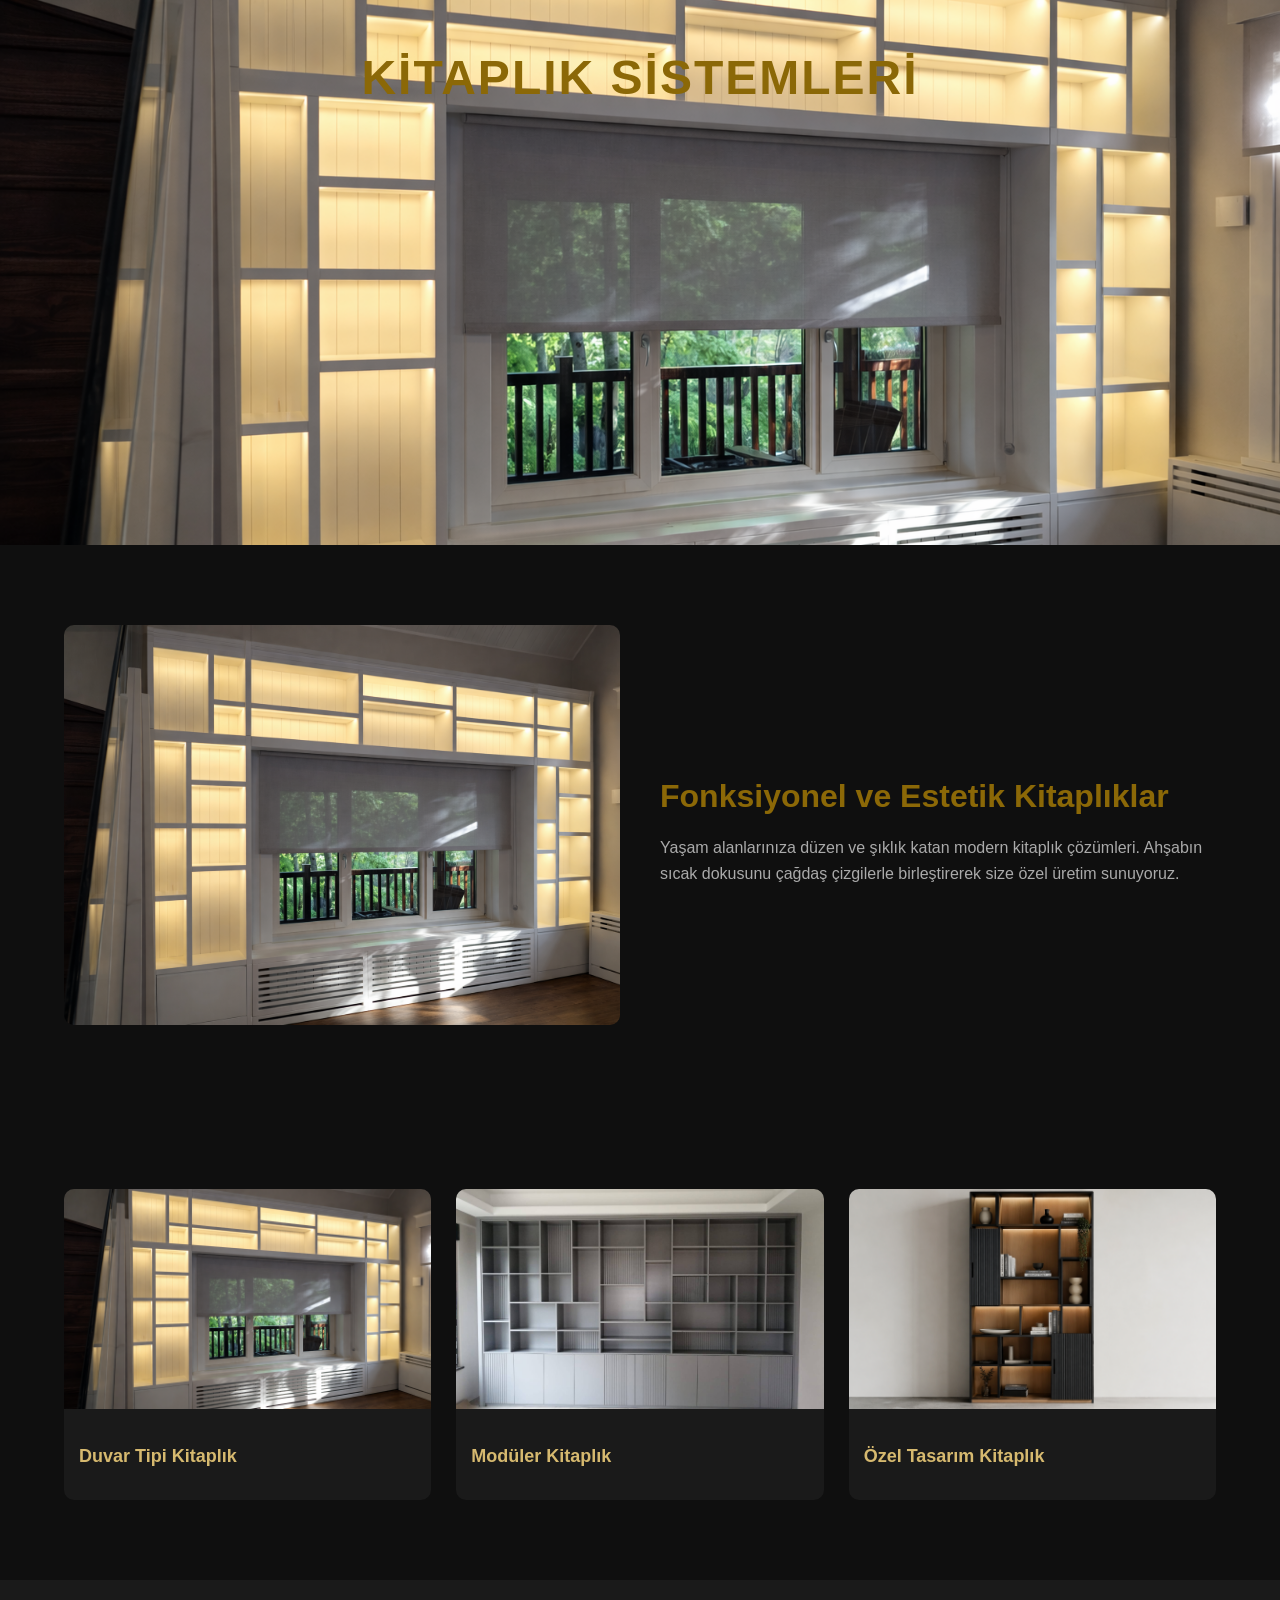
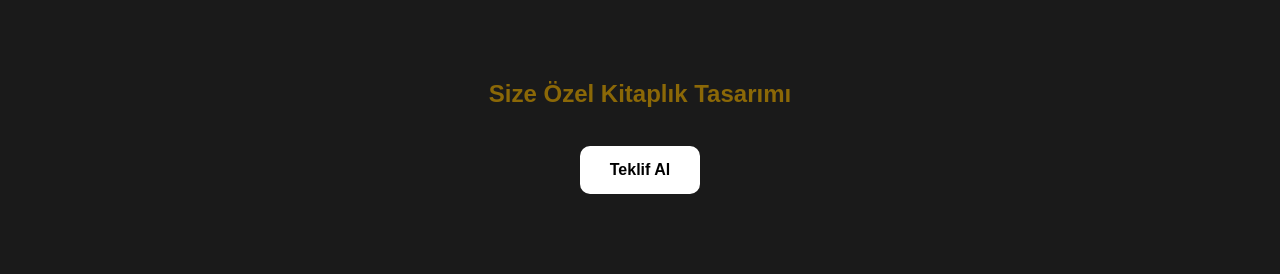
<file: mobilya site/mobilya site/kitaplik.html>
<!DOCTYPE html>
<html lang="tr">
<head>
<meta charset="UTF-8">
<meta name="viewport" content="width=device-width, initial-scale=1.0">
<title>Kitaplık Sistemleri</title>

<style>
body {
    margin: 0;
    font-family: Arial, sans-serif;
    background: #0f0f0f;
    color: #8b6807;
}

.hero {
    min-height: 55vh;
    background: url('image/kitaplık.png') center/cover no-repeat;
    display: flex;
    align-items: flex-start;
    justify-content: center;
    text-align: center;
    padding-top: 50px;
}

.hero h1 {
    font-size: 48px;
    letter-spacing: 2px;
    margin: 0;
}

.container {
    width: 90%;
    max-width: 1200px;
    margin: auto;
}

.section {
    padding: 80px 0;
}

.grid {
    display: grid;
    grid-template-columns: repeat(2, 1fr);
    gap: 40px;
    align-items: center;
}

.image img {
    width: 100%;
    height: 400px;
    object-fit: cover;
    border-radius: 10px;
}

.text h2 {
    font-size: 32px;
    margin-bottom: 20px;
}

.text p {
    color: #aaa;
    line-height: 1.6;
}

.products {
    display: grid;
    grid-template-columns: repeat(3, 1fr);
    gap: 25px;
}

.card {
    background: #1a1a1a;
    border-radius: 10px;
    overflow: hidden;
    transition: 0.3s;
}

.card:hover {
    transform: translateY(-5px);
}

.card img {
    width: 100%;
    height: 220px;
    object-fit: cover;
}

.card h3 {
    padding: 15px;
    font-size: 18px;
    color: #d6b96f;
}

.cta {
    text-align: center;
    padding: 80px 20px;
    background: #1a1a1a;
}

.cta .btn {
    padding: 15px 30px;
    border: none;
    background: #fff;
    color: #000;
    font-weight: bold;
    cursor: pointer;
    text-decoration: none;
    display: inline-block;
    border-radius: 10px;
    transition: transform 0.2s ease, filter 0.2s ease;
}

.cta .btn:hover {
    transform: translateY(-2px);
    filter: brightness(1.05);
}

@media(max-width: 768px) {
    .grid {
        grid-template-columns: 1fr;
    }

    .products {
        grid-template-columns: 1fr;
    }

    .hero h1 {
        font-size: 32px;
    }
}
</style>
</head>

<body>

<section class="hero">
    <h1>KİTAPLIK SİSTEMLERİ</h1>
</section>

<section class="section">
    <div class="container grid">
        <div class="image">
            <img src="image/kitaplık.png" alt="Kitaplık">
        </div>
        <div class="text">
            <h2>Fonksiyonel ve Estetik Kitaplıklar</h2>
            <p>
                Yaşam alanlarınıza düzen ve şıklık katan modern kitaplık çözümleri.
                Ahşabın sıcak dokusunu çağdaş çizgilerle birleştirerek size özel üretim sunuyoruz.
            </p>
        </div>
    </div>
</section>

<section class="section">
    <div class="container">
        <div class="products">
            <div class="card">
                <img src="image/kitaplık.png" alt="Duvar Tipi Kitaplık">
                <h3>Duvar Tipi Kitaplık</h3>
            </div>

            <div class="card">
                <img src="image/moduler-kıtaplık.jpeg" alt="Modüler Kitaplık">
                <h3>Modüler Kitaplık</h3>
            </div>

            <div class="card">
                <img src="image/ozel-tasarım-kıtaplık.png" alt="Özel Tasarım Kitaplık">
                <h3>Özel Tasarım Kitaplık</h3>
            </div>
        </div>
    </div>
</section>

<section class="cta">
    <h2>Size Özel Kitaplık Tasarımı</h2>
    <br>
    <a class="btn" href="mobilya-website.html#iletisim">Teklif Al</a>
</section>

</body>
</html>
</file>
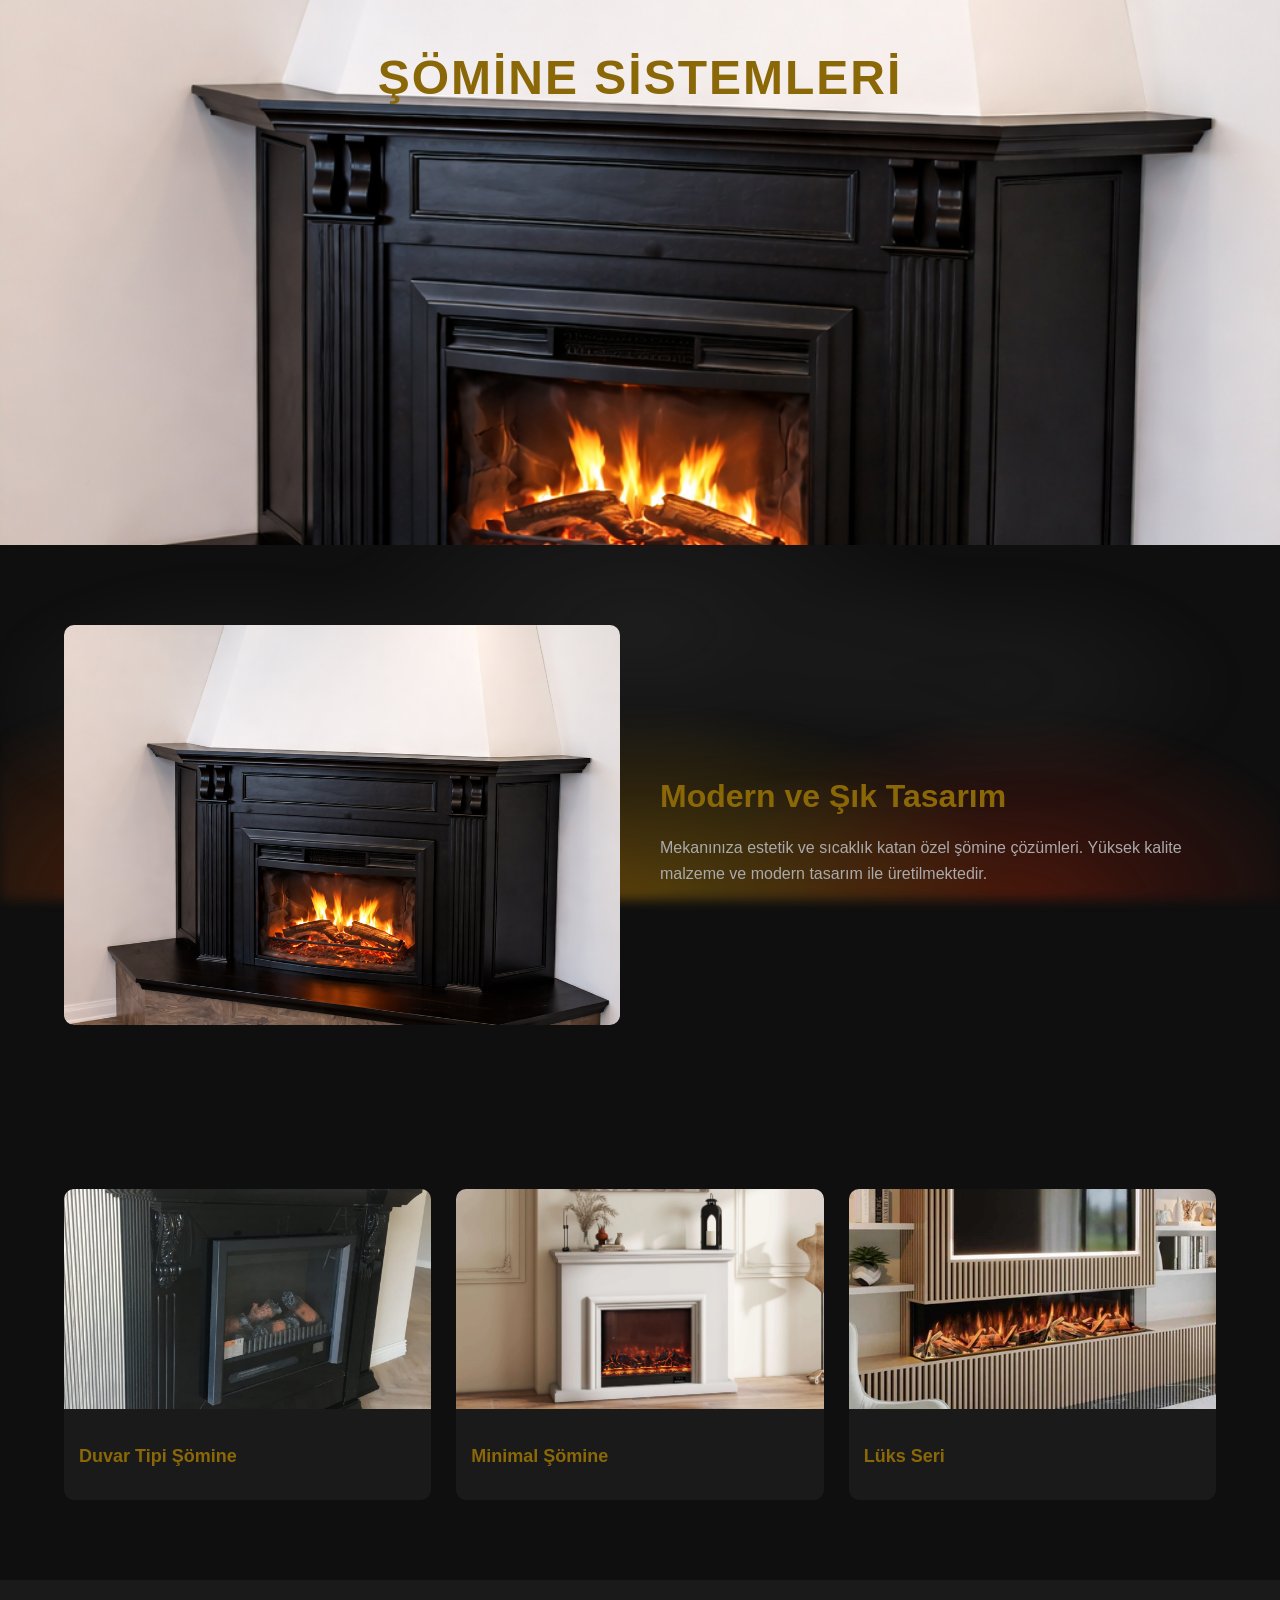
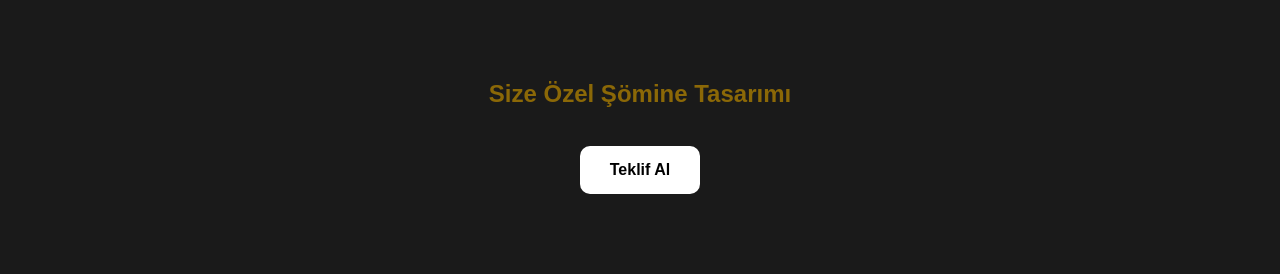
<file: mobilya site/mobilya site/somine.html>
<!DOCTYPE html>
<html lang="tr">
<head>
<meta charset="UTF-8">
<meta name="viewport" content="width=device-width, initial-scale=2.0">
<title>Şömine Sistemleri</title>

<style>
body {
    margin: 0;
    font-family: Arial, sans-serif;
    background: #0f0f0f;
    color: #8b6807;
    position: relative;
    overflow-x: hidden;
}

/* FULL PAGE FIRE + SMOKE BACKGROUND */
body::before,
body::after {
    content: "";
    position: fixed;
    inset: 0;
    pointer-events: none;
    z-index: 0;
}

body::before {
    background:
      radial-gradient(45% 35% at 20% 100%, rgba(255, 90, 0, 0.30), transparent 70%),
      radial-gradient(40% 30% at 50% 100%, rgba(255, 170, 0, 0.24), transparent 72%),
      radial-gradient(35% 30% at 80% 100%, rgba(255, 40, 0, 0.22), transparent 70%),
      radial-gradient(60% 45% at 50% 115%, rgba(255, 210, 120, 0.12), transparent 78%);
    filter: blur(6px) saturate(115%);
    animation: fireFlicker 3.6s ease-in-out infinite alternate;
}

body::after {
    background:
      radial-gradient(30% 22% at 18% 78%, rgba(160, 160, 160, 0.11), transparent 72%),
      radial-gradient(35% 26% at 50% 70%, rgba(185, 185, 185, 0.10), transparent 74%),
      radial-gradient(28% 20% at 78% 76%, rgba(140, 140, 140, 0.10), transparent 72%);
    filter: blur(16px);
    animation: smokeDrift 14s linear infinite;
    opacity: 0.9;
}

/* Keep page content above animation */
.hero,
.section,
.cta {
    position: relative;
    z-index: 1;
}

@keyframes fireFlicker {
    0% {
        transform: translateY(0) scale(1);
        opacity: 0.70;
        filter: blur(6px) saturate(110%);
    }
    50% {
        transform: translateY(-6px) scale(1.04);
        opacity: 0.88;
        filter: blur(7px) saturate(125%);
    }
    100% {
        transform: translateY(-2px) scale(1.02);
        opacity: 0.76;
        filter: blur(6px) saturate(118%);
    }
}

@keyframes smokeDrift {
    0% {
        transform: translate3d(0, 0, 0) scale(1);
        opacity: 0.70;
    }
    50% {
        transform: translate3d(-10px, -16px, 0) scale(1.03);
        opacity: 0.92;
    }
    100% {
        transform: translate3d(12px, -28px, 0) scale(1.06);
        opacity: 0.64;
    }
}

/* HERO */
.hero {
    min-height: 55vh;
    background: url('image/somine.png') center/cover no-repeat;
    display: flex;
    align-items: flex-start;
    justify-content: center;
    text-align: center;
    padding-top: 50px;
}

.hero h1 {
    font-size: 48px;
    letter-spacing: 2px;
    margin: 0;
}

/* CONTAINER */
.container {
    width: 90%;
    max-width: 1200px;
    margin: auto;
}

/* SECTION */
.section {
    padding: 80px 0;
}

/* GRID */
.grid {
    display: grid;
    grid-template-columns: repeat(2, 1fr);
    gap: 40px;
    align-items: center;
}

/* IMAGE */
.image img {
    width: 100%;
    height: 400px;
    object-fit: cover;
    border-radius: 10px;
}

/* TEXT */
.text h2 {
    font-size: 32px;
    margin-bottom: 20px;
}

.text p {
    color: #aaa;
    line-height: 1.6;
}

/* PRODUCTS */
.products {
    display: grid;
    grid-template-columns: repeat(3, 1fr);
    gap: 25px;
}

.card {
    background: #1a1a1a;
    border-radius: 10px;
    overflow: hidden;
    transition: 0.3s;
}

.card:hover {
    transform: translateY(-5px);
}

.card img {
    width: 100%;
    height: 220px;
    object-fit: cover;
}

.card h3 {
    padding: 15px;
    font-size: 18px;
}

/* CTA */
.cta {
    text-align: center;
    padding: 80px 20px;
    background: #1a1a1a;
}

.cta .btn {
    padding: 15px 30px;
    border: none;
    background: #fff;
    color: #000;
    font-weight: bold;
    cursor: pointer;
    text-decoration: none;
    display: inline-block;
    border-radius: 10px;
    transition: transform 0.2s ease, filter 0.2s ease;
}

.cta .btn:hover {
    transform: translateY(-2px);
    filter: brightness(1.05);
}

/* MOBILE */
@media(max-width: 768px) {
    .grid {
        grid-template-columns: 1fr;
    }

    .products {
        grid-template-columns: 1fr;
    }

    .hero h1 {
        font-size: 32px;
    }
}
</style>
</head>

<body>

<!-- HERO -->
<section class="hero">
    <h1>ŞÖMİNE SİSTEMLERİ</h1>
</section>

<!-- TANITIM -->
<section class="section">
    <div class="container grid">
        <div class="image">
            <img src="image/somine.png">
        </div>
        <div class="text">
            <h2>Modern ve Şık Tasarım</h2>
            <p>
                Mekanınıza estetik ve sıcaklık katan özel şömine çözümleri.
                Yüksek kalite malzeme ve modern tasarım ile üretilmektedir.
            </p>
        </div>
    </div>
</section>

<!-- ÜRÜNLER -->
<section class="section">
    <div class="container">
        <div class="products">
            
            <div class="card">
                <img src="image/somine2.jpeg">
                <h3>Duvar Tipi Şömine</h3>
            </div>

            <div class="card">
                <img src="image/sömine3.png">
                <h3>Minimal Şömine</h3>
            </div>

            <div class="card">
                <img src="image/sömine4.png">
                <h3>Lüks Seri</h3>
            </div>

        </div>
    </div>
</section>

<!-- CTA -->
<section class="cta">
    <h2>Size Özel Şömine Tasarımı</h2>
    <br>
    <a class="btn" href="mobilya-website.html#iletisim">Teklif Al</a>
</section>

</body>
</html>
</file>
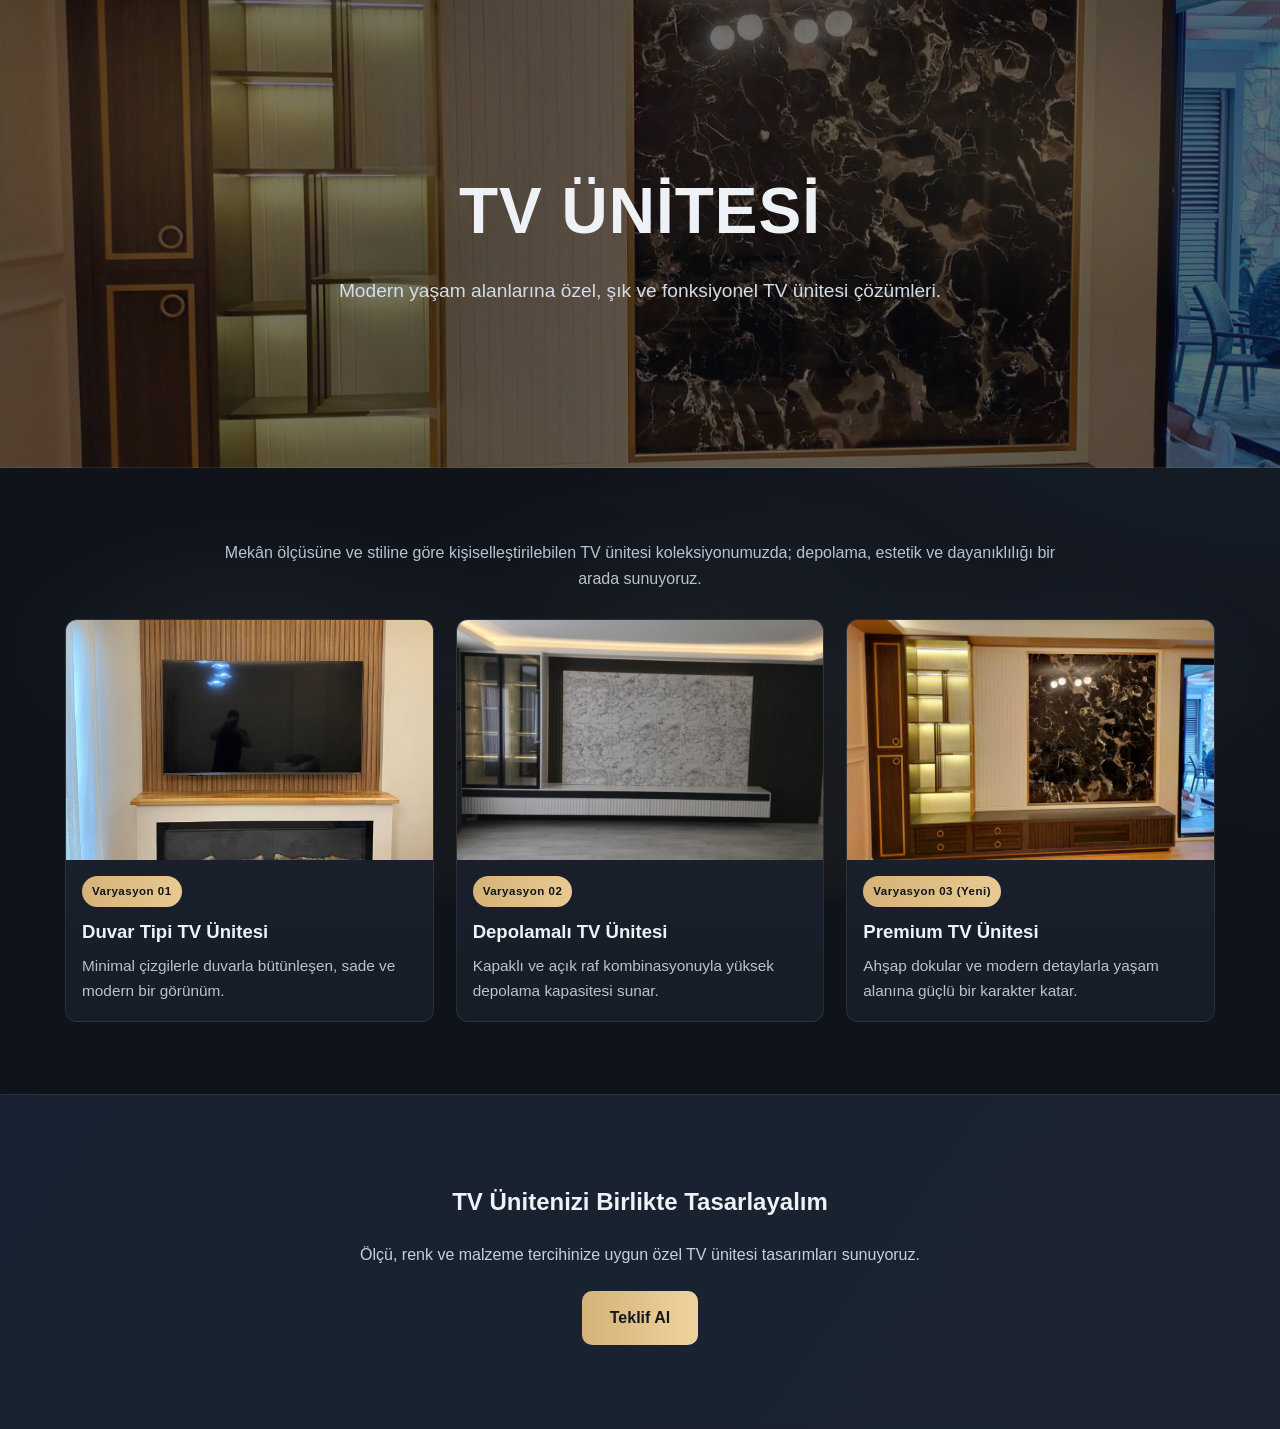
<file: mobilya site/mobilya site/tv-unitesi.html>
<!DOCTYPE html>
<html lang="tr">
<head>
  <meta charset="UTF-8" />
  <meta name="viewport" content="width=device-width, initial-scale=1.0" />
  <title>TV Ünitesi | Aymine Mobilya</title>
  <style>
    :root{
      --bg:#0f131a;
      --panel:#171d27;
      --panel-2:#1c2431;
      --text:#eef2f7;
      --muted:#b8c3d2;
      --accent:#c7a66a;
      --line:rgba(255,255,255,.08);
    }

    *{box-sizing:border-box}
    body{
      margin:0;
      font-family: Arial, Helvetica, sans-serif;
      background: radial-gradient(circle at top right, #1d2532 0%, var(--bg) 45%);
      color:var(--text);
      line-height:1.6;
      position: relative;
      overflow-x: hidden;
    }

    body::before,
    body::after{
      content:"";
      position: fixed;
      inset: 0;
      pointer-events: none;
      z-index: 0;
    }

    body::before{
      background:
        radial-gradient(35% 28% at 18% 14%, rgba(215,178,120,0.14), transparent 72%),
        radial-gradient(32% 24% at 82% 18%, rgba(231,201,143,0.11), transparent 74%),
        radial-gradient(40% 30% at 52% 88%, rgba(199,166,106,0.10), transparent 76%);
      filter: blur(8px) saturate(112%);
      animation: goldGlowDrift 15s ease-in-out infinite alternate;
    }

    body::after{
      background:
        radial-gradient(30% 22% at 20% 72%, rgba(190,197,210,0.09), transparent 74%),
        radial-gradient(34% 24% at 54% 68%, rgba(170,178,193,0.08), transparent 76%),
        radial-gradient(28% 20% at 82% 76%, rgba(160,170,185,0.08), transparent 74%);
      filter: blur(16px);
      opacity: 0.78;
      animation: mistFlow 22s linear infinite;
    }

    .container{
      width:min(1150px,92%);
      margin:0 auto;
      position: relative;
      z-index: 1;
    }

    .hero{
      min-height:52vh;
      display:grid;
      place-items:center;
      text-align:center;
      padding:64px 20px;
      background:
        linear-gradient(rgba(10,12,18,.58), rgba(10,12,18,.58)),
        url("image/tvunite.jpeg") center/cover no-repeat;
      border-bottom:1px solid var(--line);
    }

    .hero h1{
      margin:0;
      font-size:clamp(2rem,5vw,4rem);
      letter-spacing:1px;
    }

    .hero p{
      margin:14px auto 0;
      max-width:760px;
      color:#d4dce8;
      font-size:clamp(1rem,2vw,1.2rem);
    }

    .section{padding:72px 0;}
    .intro{
      text-align:center;
      max-width:850px;
      margin:0 auto 28px;
      color:var(--muted);
    }

    .grid{
      display:grid;
      grid-template-columns:repeat(3,1fr);
      gap:22px;
      margin-top:24px;
    }

    .card{
      background:linear-gradient(180deg,var(--panel-2),var(--panel));
      border:1px solid var(--line);
      border-radius:12px;
      overflow:hidden;
      transition:transform .25s ease, box-shadow .25s ease;
    }

    .card:hover{
      transform:translateY(-6px);
      box-shadow:0 18px 34px rgba(0,0,0,.35);
    }

    .card img{
      width:100%;
      height:240px;
      object-fit:cover;
      display:block;
    }

    .card-body{padding:16px 16px 18px}
    .card h3{margin:0 0 8px;font-size:1.16rem}
    .card p{margin:0;color:var(--muted);font-size:.96rem}

    .badge{
      display:inline-block;
      margin-bottom:10px;
      font-size:.72rem;
      letter-spacing:.5px;
      color:#0f1319;
      background:linear-gradient(90deg,#d5b278,#e8ca92);
      padding:6px 10px;
      border-radius:999px;
      font-weight:700;
    }

    .cta{
      text-align:center;
      padding:68px 20px 84px;
      border-top:1px solid var(--line);
      background:linear-gradient(125deg,#182131,#1b2330);
      position: relative;
      z-index: 1;
    }

    .btn{
      border:none;
      border-radius:10px;
      padding:14px 28px;
      font-weight:700;
      color:#121722;
      background:linear-gradient(90deg,#d5b278,#efd39f);
      cursor:pointer;
      text-decoration:none;
      display:inline-block;
      transition:transform .2s ease, filter .2s ease;
    }
    .btn:hover{transform:translateY(-2px); filter:brightness(1.05)}

    @keyframes goldGlowDrift{
      0%{transform: translate3d(0,0,0) scale(1); opacity: 0.66;}
      50%{transform: translate3d(-10px,-6px,0) scale(1.04); opacity: 0.90;}
      100%{transform: translate3d(12px,4px,0) scale(1.06); opacity: 0.72;}
    }

    @keyframes mistFlow{
      0%{transform: translate3d(0,0,0) scale(1); opacity: 0.54;}
      50%{transform: translate3d(-8px,-18px,0) scale(1.04); opacity: 0.80;}
      100%{transform: translate3d(10px,-30px,0) scale(1.08); opacity: 0.50;}
    }

    @media (max-width:980px){
      .grid{grid-template-columns:1fr 1fr}
    }
    @media (max-width:640px){
      body::before{opacity:.72}
      body::after{opacity:.60; filter: blur(14px)}
      .hero{min-height:46vh; padding:48px 14px}
      .section{padding:56px 0}
      .grid{grid-template-columns:1fr}
      .card img{height:220px}
    }
  </style>
</head>
<body>
  <section class="hero">
    <div class="container">
      <h1>TV ÜNİTESİ</h1>
      <p>Modern yaşam alanlarına özel, şık ve fonksiyonel TV ünitesi çözümleri.</p>
    </div>
  </section>

  <section class="section">
    <div class="container">
      <p class="intro">
        Mekân ölçüsüne ve stiline göre kişiselleştirilebilen TV ünitesi koleksiyonumuzda;
        depolama, estetik ve dayanıklılığı bir arada sunuyoruz.
      </p>

      <div class="grid">
        <article class="card">
          <img src="image/pre-tvunıte.jpeg" alt="Duvar Tipi TV Ünitesi" />
          <div class="card-body">
            <span class="badge">Varyasyon 01</span>
            <h3>Duvar Tipi TV Ünitesi</h3>
            <p>Minimal çizgilerle duvarla bütünleşen, sade ve modern bir görünüm.</p>
          </div>
        </article>

        <article class="card">
          <img src="image/depo-tv.jpeg" alt="Depolamalı TV Ünitesi" />
          <div class="card-body">
            <span class="badge">Varyasyon 02</span>
            <h3>Depolamalı TV Ünitesi</h3>
            <p>Kapaklı ve açık raf kombinasyonuyla yüksek depolama kapasitesi sunar.</p>
          </div>
        </article>

        <article class="card">
          <img src="image/tvunite.jpeg" alt="Premium TV Ünitesi" />
          <div class="card-body">
            <span class="badge">Varyasyon 03 (Yeni)</span>
            <h3>Premium TV Ünitesi</h3>
            <p>Ahşap dokular ve modern detaylarla yaşam alanına güçlü bir karakter katar.</p>
          </div>
        </article>
      </div>
    </div>
  </section>

  <section class="cta">
    <h2>TV Ünitenizi Birlikte Tasarlayalım</h2>
    <p style="color:#c7d0dd; max-width:760px; margin:10px auto 24px;">
      Ölçü, renk ve malzeme tercihinize uygun özel TV ünitesi tasarımları sunuyoruz.
    </p>
    <a class="btn" href="mobilya-website.html#iletisim">Teklif Al</a>
  </section>
</body>
</html>
</file>
<file: mobilya site/mobilya site/style.css>
/* RESET */
* {
  margin: 0;
  padding: 0;
  box-sizing: border-box;
}

/* GENEL */
body {
  background: #f7f2ea;
  font-family: Arial, sans-serif;
}

/* GALERİ */
.gallery-section {
  padding: 80px 60px;
}

/* GRID */
.gallery-grid {
  display: grid;
  grid-template-columns: 2fr 1fr 1fr;
  grid-template-rows: 250px 250px;
  gap: 20px;
}

/* YERLEŞİM */
.f1 { grid-row: 1 / span 2; }
.f2 { grid-column: 2; grid-row: 1; }
.f3 { grid-column: 3; grid-row: 1; }
.f4 { grid-column: 2; grid-row: 2; }
.f5 { grid-column: 3; grid-row: 2; }

/* KART */
.gallery-item {
  position: relative;
  overflow: hidden;
  border-radius: 16px;
}

/* GÖRSEL */
.gallery-item img {
  width: 100%;
  height: 100%;
  object-fit: cover;
  display: block;
}

/* HOVER */
.gallery-item:hover img {
  transform: scale(1.05);
  transition: 0.4s;
}
.f4 img,
.f5 img {
  object-position: 40% 20%;
}
f4,
.f5 {
  height: 300px;
}

.f4 img,
.f5 img {
  object-fit: left;
  object-position: right;
}
.f4 img {
  object-position: -10% 30%;
}

.f5 img {
  object-position: 30% 40%;
}

.gallery-item img {
  width: 100%;
  height: 100%;
  object-fit: cover;
  transform: scale(1.15); /* normalde biraz zoomlu */
  transition: transform 0.5s cubic-bezier(0.55, 0.055, 0.675, 0.19);
}

/* Hover'da normale gelsin */
.gallery-item:hover img {
  transform: scale(1);
}
.about-card-2 {
  overflow: hidden;
  border-radius: 16px;
}

.card-img {
  width: 100%;
  height: 100%;
  object-fit: fill;
  display: block;
}

.gallery-item {
  position: relative;
  overflow: hidden;
  display: block; /* 🔥 KRİTİK */
  height: 100%;   /* 🔥 KRİTİK */
}
.detail-page {
  padding: 80px 12%;
}

.detail-page h1 {
  margin-bottom: 50px;
}
.detail-grid img {
  width: 100%;
  border-radius: 20px;
  transition: 0.4s;
}

.detail-grid img:hover {
  transform: scale(1.05);
  filter: brightness(1.1);
}
.detail-grid img {
  width: 100%;
  border-radius: 20px;
  transition: 0.4s;
}

.detail-grid img:hover {
  transform: scale(1.05);
  filter: brightness(1.1);
}
</file>
